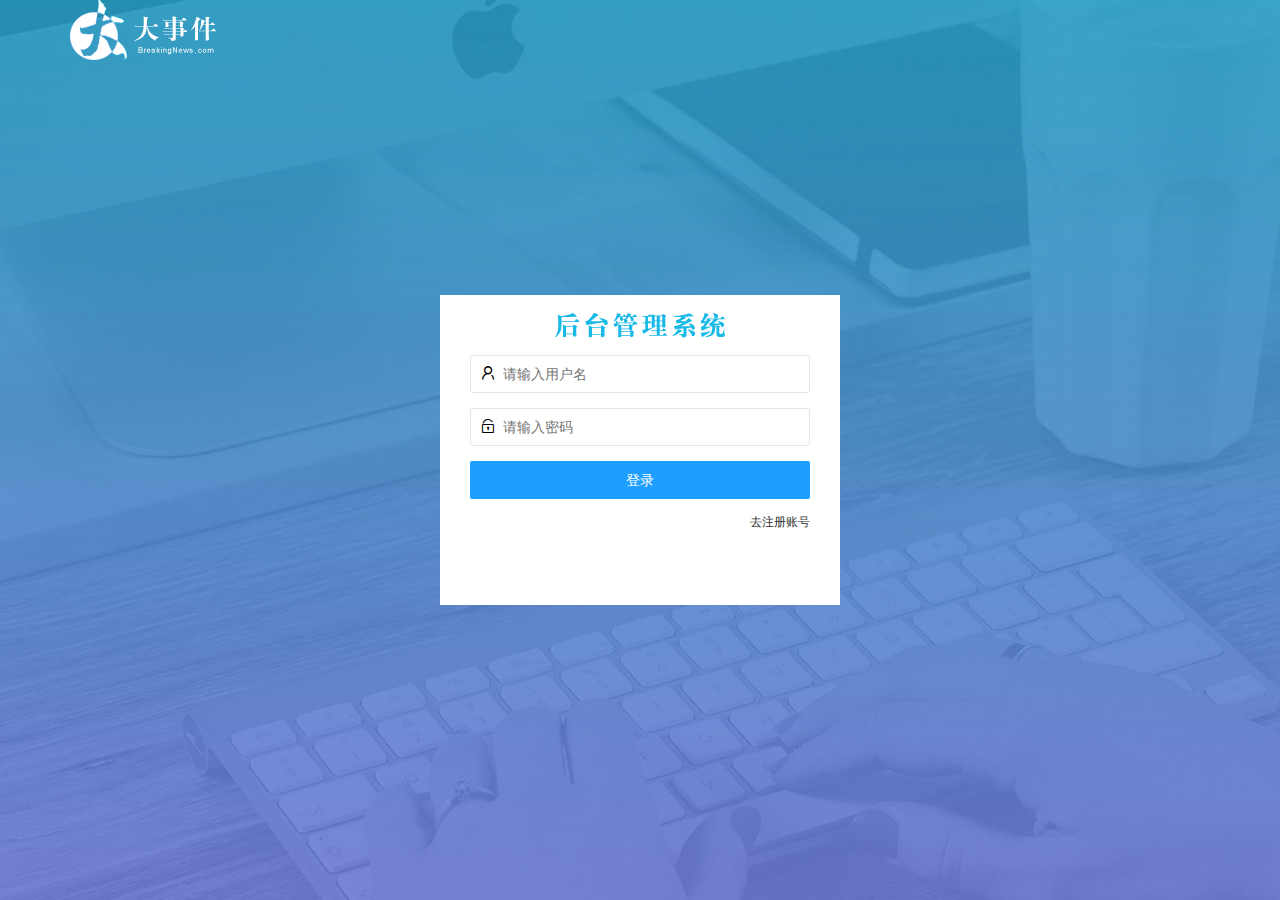
<file: login.html>
<!DOCTYPE html>
<html lang="en">

<head>
    <meta charset="UTF-8">
    <meta http-equiv="X-UA-Compatible" content="IE=edge">
    <meta name="viewport" content="width=device-width, initial-scale=1.0">
    <title>大事件-登录/注册</title>
    <link rel="stylesheet" href="./assets/lib/layui/css/layui.css">
    <link rel="stylesheet" href="./assets/css/login.css">

</head>

<body>
    <!-- 头部logo -->
    <div class="layui-main">
        <img src="./assets/images/logo.png" alt="">
    </div>
    <!-- 登录注册区域 -->
    <div class="loginAndRegBox">
        <div class="title-box"></div>

        <!-- 登录的div -->
        <div class="login-box">
            <!-- 登录的表单 -->
            <form class="layui-form" id="form_login">
                <!--用户名 -->
                <div class="layui-form-item">
                    <i class="layui-icon layui-icon-username"></i>
                    <input type="text" name="username" required lay-verify="required" placeholder="请输入用户名"
                        autocomplete="off" class="layui-input" />
                </div>
                <!-- 密码 -->
                <div class="layui-form-item">
                    <i class="layui-icon layui-icon-password"></i>
                    <input type="password" name="password" required lay-verify="required|pwd" placeholder="请输入密码"
                        autocomplete="off" class="layui-input" />
                </div>
                <!-- 登录按钮 -->
                <div class="layui-form-item">
                    <!--注意 表单 提交按钮 和普通按钮 的区别  就是lay-submit 属性 -->
                    <button class="layui-btn layui-btn-fluid layui-btn-normal" lay-submit>登录</button>
                </div>
                <div class="layui-form-item links">
                    <a href="javascript:;" id="link_reg">去注册账号</a>
                </div>
            </form>

        </div>
        <!-- 注册的div -->
        <div class="reg-box">
            <!-- 注册的表单 -->
            <form class="layui-form" id="form_reg">
                <!--用户名 -->
                <div class="layui-form-item">
                    <i class="layui-icon layui-icon-username"></i>
                    <input type="text" name="username" required lay-verify="required" placeholder="请输入用户名"
                        autocomplete="off" class="layui-input" />
                </div>
                <!-- 密码 -->
                <div class="layui-form-item">
                    <i class="layui-icon layui-icon-password"></i>
                    <input type="password" name="password" required lay-verify="required|pwd" placeholder="请输入密码"
                        autocomplete="off" class="layui-input" />
                </div>
                <!-- 密码确认框 -->
                <div class="layui-form-item">
                    <i class="layui-icon layui-icon-password"></i>
                    <input type="password" name="repassword" required lay-verify="required|pwd|repwd"
                        placeholder="再次确认密码" autocomplete="off" class="layui-input" />
                </div>
                <!-- 注册按钮 -->
                <div class="layui-form-item">
                    <!--注意 表单 提交按钮 和普通按钮 的区别  就是lay-submit 属性 -->
                    <button class="layui-btn layui-btn-fluid layui-btn-normal" lay-submit>注册</button>
                </div>
                <div class="layui-form-item links">
                    <a href="javascript:;" id="link_login">去登录</a>
                </div>
            </form>

        </div>
    </div>

    <!-- 导入layui的js文件 -->
    <script src="./assets/lib/layui/layui.all.js"></script>
    <!-- 导入jquery -->
    <script src="./assets/lib/jquery.js"></script>
    <!-- 导入自己封装的 baseAPI.js-->
    <script src="./assets/js/baseAPI.js"></script>
    <!-- 导入自己的js -->
    <script src="./assets/js/login.js"></script>

</body>

</html>
</file>
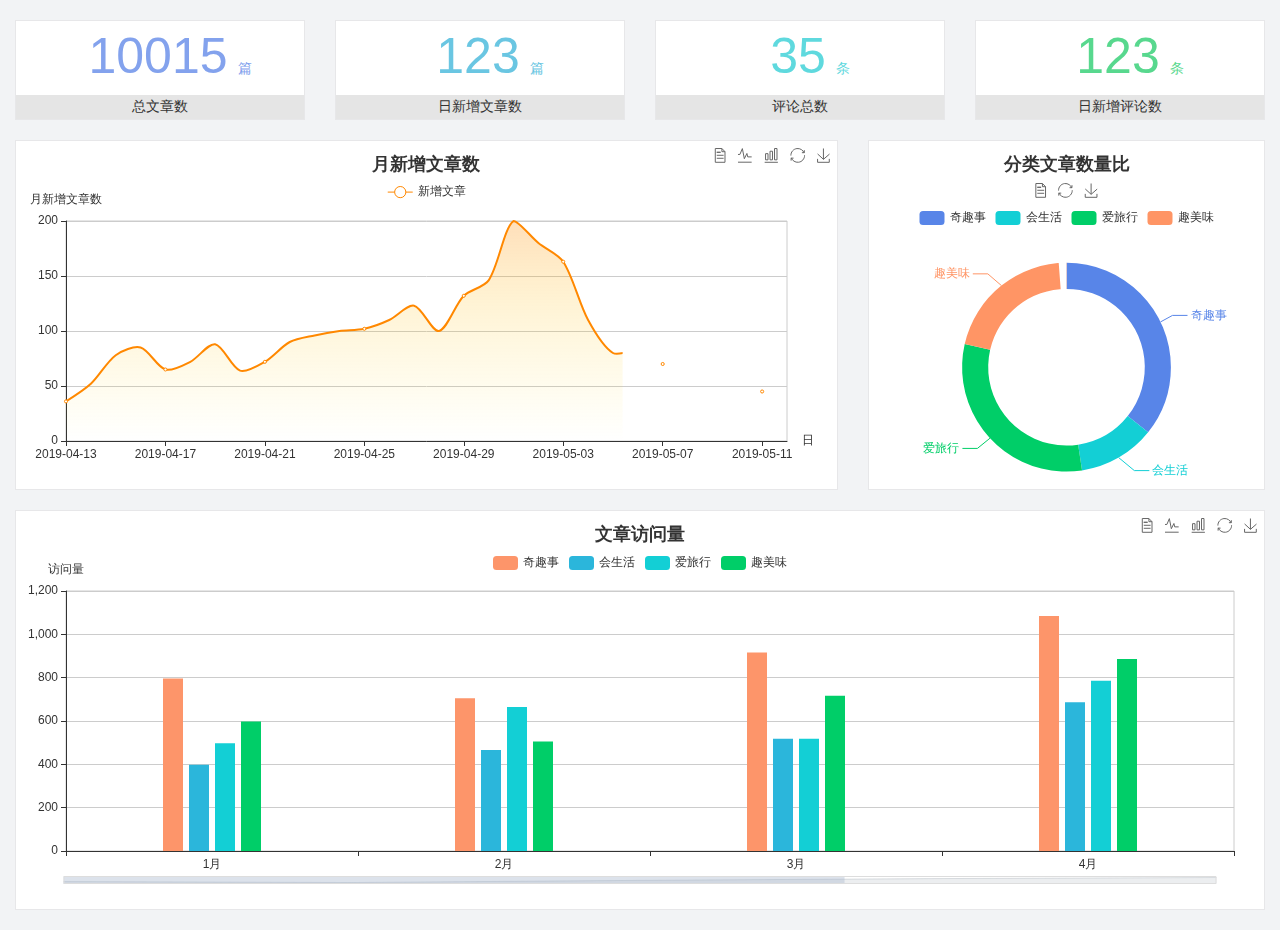
<file: home/dashboard.html>
<!DOCTYPE html>
<html lang="en">

<head>
  <meta charset="UTF-8">
  <meta name="viewport" content="width=device-width, initial-scale=1.0">
  <meta http-equiv="X-UA-Compatible" content="ie=edge">
  <title>图表统计</title>
  <link rel="stylesheet" href="../../assets/lib/bootstrap.css" />
  <link rel="stylesheet" href="../../assets/lib/main.css" />
  <script src="../../assets/lib/jquery.js"></script>
  <script type="text/javascript" src="../../assets/lib/echarts.min.js"></script>
</head>

<body>
  <div class="container-fluid">
    <div class="row spannel_list">
      <div class="col-sm-3 col-xs-6">
        <div class="spannel">
          <em>10015</em><span>篇</span>
          <b>总文章数</b>
        </div>
      </div>
      <div class="col-sm-3 col-xs-6">
        <div class="spannel scolor01">
          <em>123</em><span>篇</span>
          <b>日新增文章数</b>
        </div>
      </div>
      <div class="col-sm-3 col-xs-6">
        <div class="spannel scolor02">
          <em>35</em><span>条</span>
          <b>评论总数</b>
        </div>
      </div>
      <div class="col-sm-3 col-xs-6">
        <div class="spannel scolor03">
          <em>123</em><span>条</span>
          <b>日新增评论数</b>
        </div>
      </div>
    </div>
  </div>

  <div class="container-fluid">
    <div class="row curve-pie">
      <div class="col-lg-8 col-md-8">
        <div class="gragh_pannel" id="curve_show"></div>
      </div>
      <div class="col-lg-4 col-md-4">
        <div class="gragh_pannel" id="pie_show"></div>
      </div>
    </div>
  </div>

  <div class="container-fluid">
    <div class="column_pannel" id="column_show"></div>
  </div>

  <script>
    var oChart = echarts.init(document.getElementById('curve_show'));
    var aList_all = [
      { 'count': 36, 'date': '2019-04-13' },
      { 'count': 52, 'date': '2019-04-14' },
      { 'count': 78, 'date': '2019-04-15' },
      { 'count': 85, 'date': '2019-04-16' },
      { 'count': 65, 'date': '2019-04-17' },
      { 'count': 72, 'date': '2019-04-18' },
      { 'count': 88, 'date': '2019-04-19' },
      { 'count': 64, 'date': '2019-04-20' },
      { 'count': 72, 'date': '2019-04-21' },
      { 'count': 90, 'date': '2019-04-22' },
      { 'count': 96, 'date': '2019-04-23' },
      { 'count': 100, 'date': '2019-04-24' },
      { 'count': 102, 'date': '2019-04-25' },
      { 'count': 110, 'date': '2019-04-26' },
      { 'count': 123, 'date': '2019-04-27' },
      { 'count': 100, 'date': '2019-04-28' },
      { 'count': 132, 'date': '2019-04-29' },
      { 'count': 146, 'date': '2019-04-30' },
      { 'count': 200, 'date': '2019-05-01' },
      { 'count': 180, 'date': '2019-05-02' },
      { 'count': 163, 'date': '2019-05-03' },
      { 'count': 110, 'date': '2019-05-04' },
      { 'count': 80, 'date': '2019-05-05' },
      { 'count': 82, 'date': '2019-05-06' },
      { 'count': 70, 'date': '2019-05-07' },
      { 'count': 65, 'date': '2019-05-08' },
      { 'count': 54, 'date': '2019-05-09' },
      { 'count': 40, 'date': '2019-05-10' },
      { 'count': 45, 'date': '2019-05-11' },
      { 'count': 38, 'date': '2019-05-12' },
    ];

    let aCount = [];
    let aDate = [];

    for (var i = 0; i < aList_all.length; i++) {
      aCount.push(aList_all[i].count);
      aDate.push(aList_all[i].date);
    }

    var chartopt = {
      title: {
        text: '月新增文章数',
        left: 'center',
        top: '10'
      },
      tooltip: {
        trigger: 'axis'
      },
      legend: {
        data: ['新增文章'],
        top: '40'
      },
      toolbox: {
        show: true,
        feature: {
          mark: { show: true },
          dataView: { show: true, readOnly: false },
          magicType: { show: true, type: ['line', 'bar'] },
          restore: { show: true },
          saveAsImage: { show: true }
        }
      },
      calculable: true,
      xAxis: [
        {
          name: '日',
          type: 'category',
          boundaryGap: false,
          data: aDate
        }
      ],
      yAxis: [
        {
          name: '月新增文章数',
          type: 'value'
        }
      ],
      series: [
        {
          name: '新增文章',
          type: 'line',
          smooth: true,
          itemStyle: { normal: { areaStyle: { type: 'default' }, color: '#f80' }, lineStyle: { color: '#f80' } },
          data: aCount
        }],
      areaStyle: {
        normal: {
          color: new echarts.graphic.LinearGradient(0, 0, 0, 1, [{
            offset: 0,
            color: 'rgba(255,136,0,0.39)'
          }, {
            offset: .34,
            color: 'rgba(255,180,0,0.25)'
          }, {
            offset: 1,
            color: 'rgba(255,222,0,0.00)'
          }])

        }
      },
      grid: {
        show: true,
        x: 50,
        x2: 50,
        y: 80,
        height: 220
      }
    };

    oChart.setOption(chartopt);


    var oPie = echarts.init(document.getElementById('pie_show'));
    var oPieopt =
    {
      title: {
        top: 10,
        text: '分类文章数量比',
        x: 'center'
      },
      tooltip: {
        trigger: 'item',
        formatter: "{a} <br/>{b} : {c} ({d}%)"
      },
      color: ['#5885e8', '#13cfd5', '#00ce68', '#ff9565'],
      legend: {
        x: 'center',
        top: 65,
        data: ['奇趣事', '会生活', '爱旅行', '趣美味']
      },
      toolbox: {
        show: true,
        x: 'center',
        top: 35,
        feature: {
          mark: { show: true },
          dataView: { show: true, readOnly: false },
          magicType: {
            show: true,
            type: ['pie', 'funnel'],
            option: {
              funnel: {
                x: '25%',
                width: '50%',
                funnelAlign: 'left',
                max: 1548
              }
            }
          },
          restore: { show: true },
          saveAsImage: { show: true }
        }
      },
      calculable: true,
      series: [
        {
          name: '访问来源',
          type: 'pie',
          radius: ['45%', '60%'],
          center: ['50%', '65%'],
          data: [
            { value: 300, name: '奇趣事' },
            { value: 100, name: '会生活' },
            { value: 260, name: '爱旅行' },
            { value: 180, name: '趣美味' }
          ]
        }
      ]
    };
    oPie.setOption(oPieopt);



    var oColumn = this.echarts.init(document.getElementById('column_show'));
    var oColumnopt =
    {
      title: {
        text: '文章访问量',
        left: 'center',
        top: '10'
      },
      tooltip: {
        trigger: 'axis'
      },
      legend: {
        data: ['奇趣事', '会生活', '爱旅行', '趣美味'],
        top: '40'
      },
      toolbox: {
        show: true,
        feature: {
          mark: { show: true },
          dataView: { show: true, readOnly: false },
          magicType: { show: true, type: ['line', 'bar'] },
          restore: { show: true },
          saveAsImage: { show: true }
        }
      },
      calculable: true,
      xAxis: [
        {
          type: 'category',
          data: ['1月', '2月', '3月', '4月', '5月']
        }
      ],
      yAxis: [
        {
          name: '访问量',
          type: 'value'
        }
      ],
      series: [
        {
          name: '奇趣事',
          type: 'bar',
          barWidth: 20,
          itemStyle: {
            normal: { areaStyle: { type: 'default' }, color: '#fd956a' }
          },
          data: [800, 708, 920, 1090, 1200]
        },
        {
          name: '会生活',
          type: 'bar',
          barWidth: 20,
          itemStyle: {
            normal: { areaStyle: { type: 'default' }, color: '#2bb6db' }
          },
          data: [400, 468, 520, 690, 800]
        },
        {
          name: '爱旅行',
          type: 'bar',
          barWidth: 20,
          itemStyle: {
            normal: { areaStyle: { type: 'default' }, color: '#13cfd5' }
          },
          data: [500, 668, 520, 790, 900]
        },
        {
          name: '趣美味',
          type: 'bar',
          barWidth: 20,
          itemStyle: {
            normal: { areaStyle: { type: 'default' }, color: '#00ce68' }
          },
          data: [600, 508, 720, 890, 1000]
        }
      ],
      grid: {
        show: true,
        x: 50,
        x2: 30,
        y: 80,
        height: 260
      },
      dataZoom: [//给x轴设置滚动条
        {
          start: 0,//默认为0
          end: 100 - 1000 / 31,//默认为100
          type: 'slider',
          show: true,
          xAxisIndex: [0],
          handleSize: 0,//滑动条的 左右2个滑动条的大小
          height: 8,//组件高度
          left: 45, //左边的距离
          right: 50,//右边的距离
          bottom: 26,//右边的距离
          handleColor: '#ddd',//h滑动图标的颜色
          handleStyle: {
            borderColor: "#cacaca",
            borderWidth: "1",
            shadowBlur: 2,
            background: "#ddd",
            shadowColor: "#ddd",
          }
        }]
    };
    oColumn.setOption(oColumnopt);
  </script>
</body>

</html>
</file>
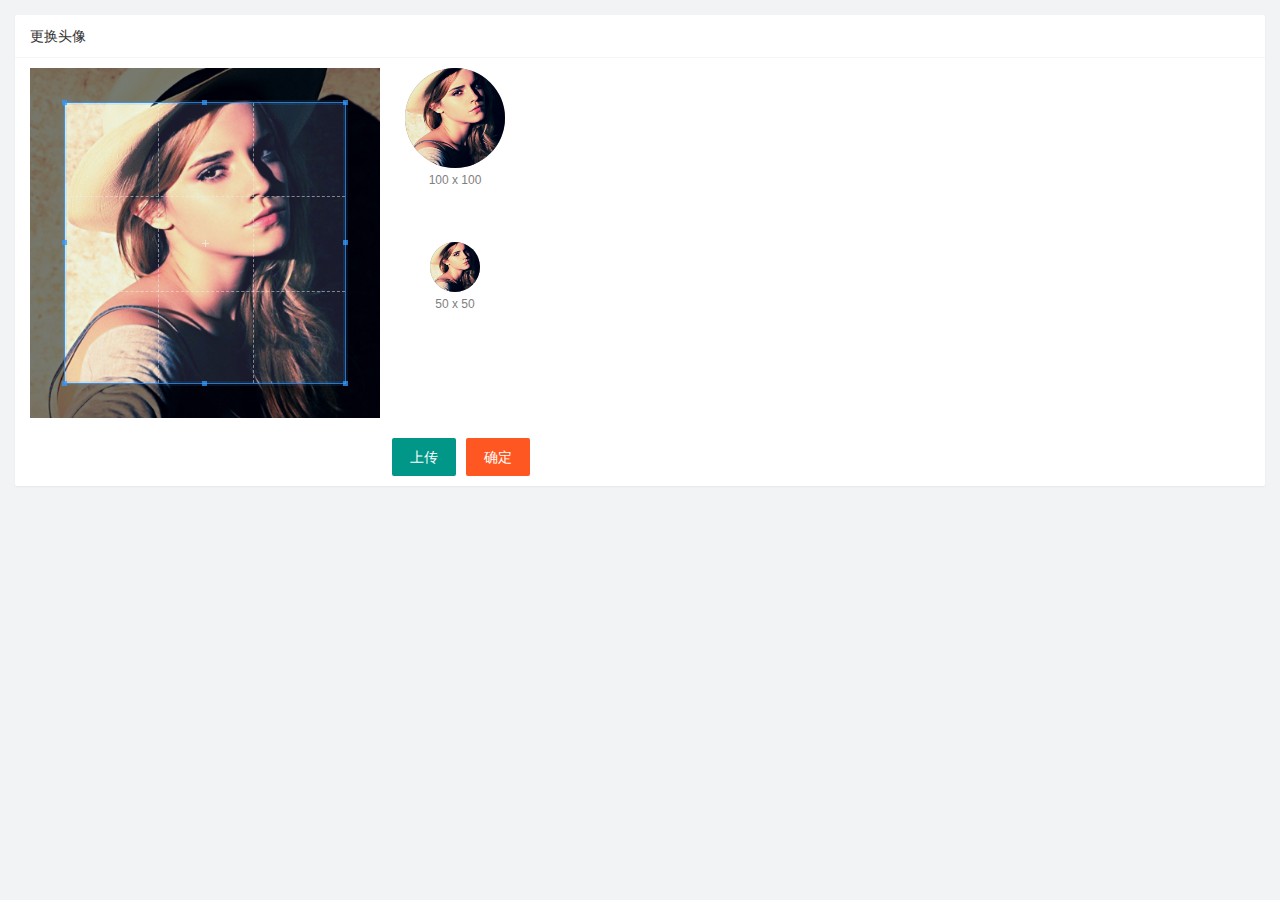
<file: user/user_avatar.html>
<!DOCTYPE html>
<html lang="en">

<head>
    <meta charset="UTF-8">
    <meta http-equiv="X-UA-Compatible" content="IE=edge">
    <meta name="viewport" content="width=device-width, initial-scale=1.0">
    <title>Document</title>
    <link rel="stylesheet" href="../assets/lib/layui/css/layui.css">
    <link rel="stylesheet" href="/assets/lib/cropper/cropper.css" />
    <link rel="stylesheet" href="../assets/css/user/user_avatar.css">
</head>

<body>
    <div class="layui-card">
        <div class="layui-card-header">更换头像</div>
        <div class="layui-card-body">
            <!-- 第一行的图片裁剪和预览区域 -->
            <div class="row1">
                <!-- 图片裁剪区域 -->
                <div class="cropper-box">
                    <!-- 这个 img 标签很重要，将来会把它初始化为裁剪区域 -->
                    <img id="image" src="/assets/images/sample.jpg" />
                </div>
                <!-- 图片的预览区域 -->
                <div class="preview-box">
                    <div>
                        <!-- 宽高为 100px 的预览区域 -->
                        <div class="img-preview w100"></div>
                        <p class="size">100 x 100</p>
                    </div>
                    <div>
                        <!-- 宽高为 50px 的预览区域 -->
                        <div class="img-preview w50"></div>
                        <p class="size">50 x 50</p>
                    </div>
                </div>
            </div>

            <!-- 第二行的按钮区域 -->
            <div class="row2">
                <!-- 通过accept属性 可以指定 允许用户选择什么类型的文件 -->
                <input type="file" id="file" accept="image/png,image/jpeg" />
                <button type="button" class="layui-btn" id="btnChooseImage">上传</button>
                <button type="button" class="layui-btn layui-btn-danger" id="btnUpload">确定</button>
            </div>
        </div>
    </div>
    <script src="../assets/lib/layui/layui.all.js"></script>
    <script src="/assets/lib/jquery.js"></script>
    <script src="../assets/js/baseAPI.js"></script>
    <script src="/assets/lib/cropper/Cropper.js"></script>
    <script src="/assets/lib/cropper/jquery-cropper.js"></script>
    <script src="../assets/js/user/user_avatar.js"></script>
</body>

</html>
</file>
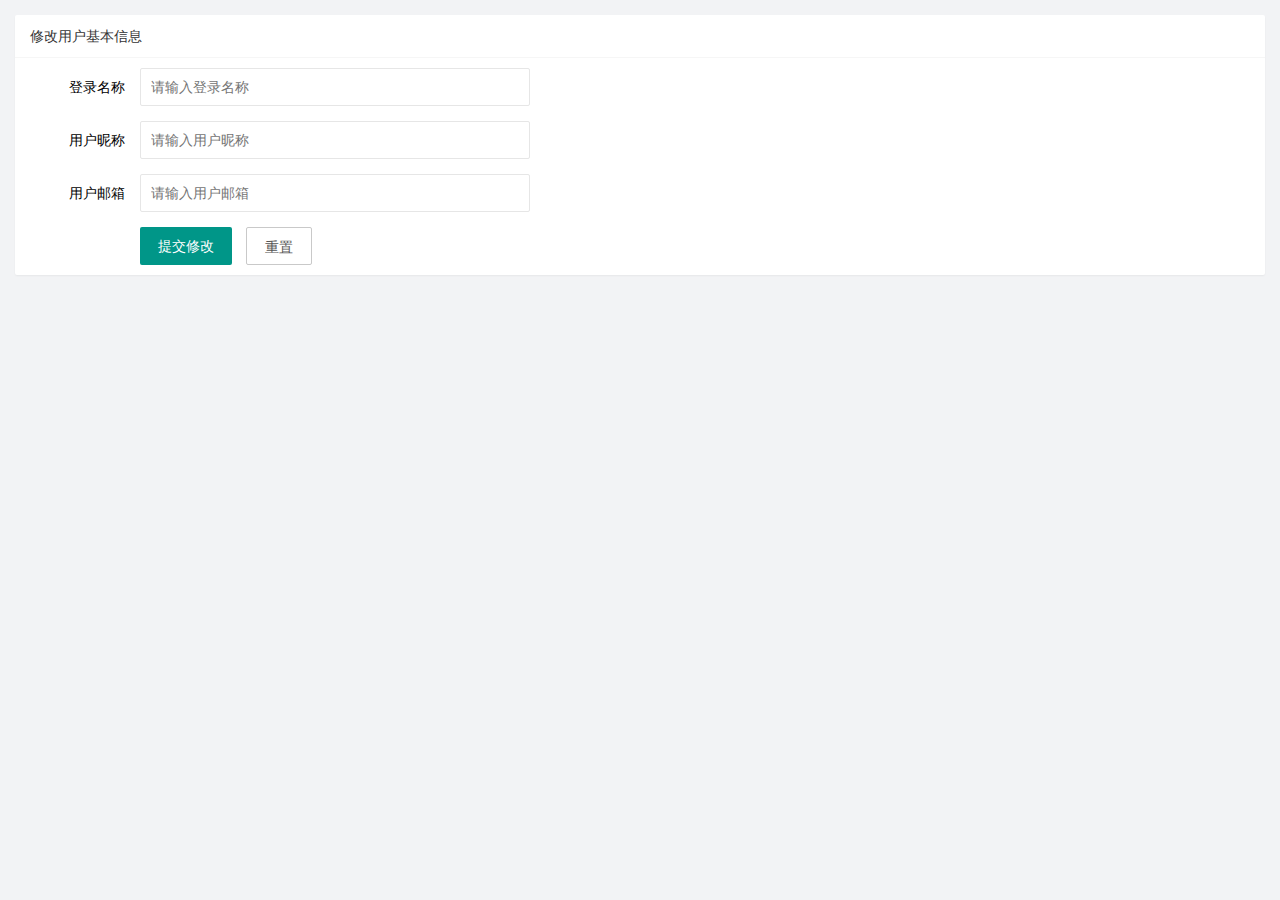
<file: user/user_info.html>
<!DOCTYPE html>
<html lang="en">

<head>
    <meta charset="UTF-8">
    <meta http-equiv="X-UA-Compatible" content="IE=edge">
    <meta name="viewport" content="width=device-width, initial-scale=1.0">
    <title>Document</title>
    <!-- 导入layui样式表 -->
    <link rel="stylesheet" href="../assets/lib/layui/css/layui.css">
    <!-- 导入自己的样式表 -->
    <link rel="stylesheet" href="../assets/css/user/user_info.css">
</head>

<body>
    <!-- 卡片区域 -->
    <div class="layui-card">
        <div class="layui-card-header">修改用户基本信息 </div>
        <div class="layui-card-body">
            <!-- 表单区域 -->
            <form class="layui-form" lay-filter="formUserInfo">
                <!-- 这是隐藏域 -->
                <input type="hidden" name="id" />
                <div class="layui-form-item">
                    <label class="layui-form-label">登录名称</label>
                    <div class="layui-input-block">
                        <input type="text" name="username" required lay-verify="required" placeholder="请输入登录名称"
                            autocomplete="off" class="layui-input" readonly />
                    </div>
                </div>

                <div class="layui-form-item">
                    <label class="layui-form-label">用户昵称</label>
                    <div class="layui-input-block">
                        <input type="text" name="nickname" required lay-verify="required|nickname" placeholder="请输入用户昵称"
                            autocomplete="off" class="layui-input" />
                    </div>
                </div>
                <div class="layui-form-item">
                    <label class="layui-form-label">用户邮箱</label>
                    <div class="layui-input-block">
                        <input type="text" name="email" required lay-verify="required|email" placeholder="请输入用户邮箱"
                            autocomplete="off" class="layui-input" />
                    </div>
                </div>
                <div class="layui-input-block">
                    <button class="layui-btn" lay-submit lay-filter="formDemo">提交修改</button>
                    <button type="reset" class="layui-btn layui-btn-primary" id="btnReset">重置</button>
                </div>

            </form>
        </div>
    </div>

    <!-- 导入layui的js -->
    <script src="../assets/lib/layui/layui.all.js"></script>
    <!-- 导入jquery -->
    <script src="../assets/lib/jquery.js"></script>
    <!-- 导入baseAPI.js -->
    <script src="../assets/js/baseAPI.js"></script>
    <!-- 导入自己的js -->
    <script src="../assets/js/user/user_info.js"></script>
</body>

</html>
</file>
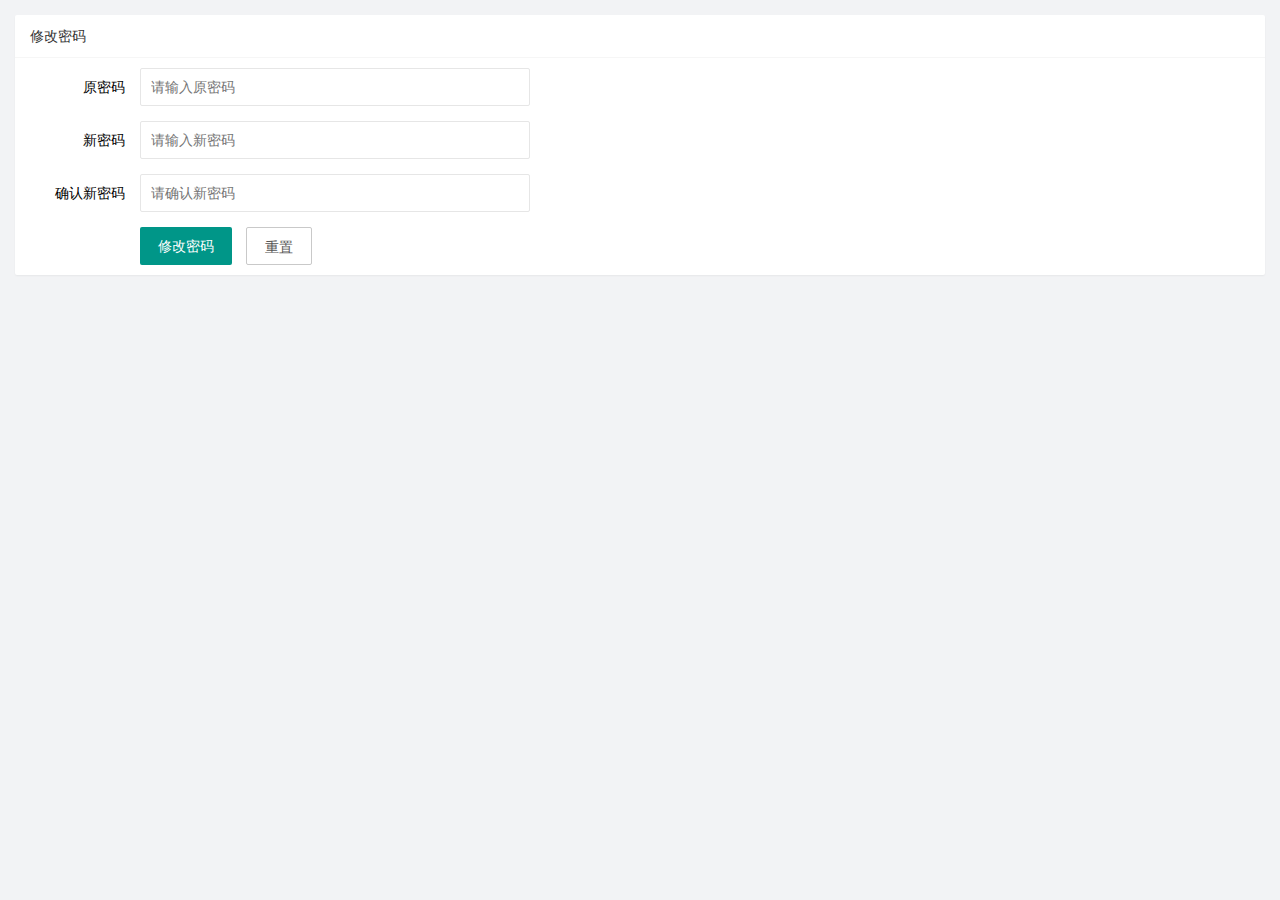
<file: user/user_pwd.html>
<!DOCTYPE html>
<html lang="en">

<head>
    <meta charset="UTF-8">
    <meta http-equiv="X-UA-Compatible" content="IE=edge">
    <meta name="viewport" content="width=device-width, initial-scale=1.0">
    <title>Document</title>
    <link rel="stylesheet" href="../assets/lib/layui/css/layui.css">
    <link rel="stylesheet" href="../assets/css/user/user_pwd.css">
</head>

<body>
    <!-- 面板区域 -->
    <div class="layui-card">
        <div class="layui-card-header">修改密码</div>
        <div class="layui-card-body">
            <!-- 表单区域 -->
            <form class="layui-form">
                <div class="layui-form-item">
                    <label class="layui-form-label">原密码</label>
                    <div class="layui-input-block">
                        <input type="password" name="oldPwd" required lay-verify="required|pwd" placeholder="请输入原密码"
                            autocomplete="off" class="layui-input">
                    </div>
                </div>
                <div class="layui-form-item">
                    <label class="layui-form-label">新密码</label>
                    <div class="layui-input-block">
                        <input type="password" name="newPwd" required lay-verify="required|pwd|samePwd"
                            placeholder="请输入新密码" autocomplete="off" class="layui-input">
                    </div>
                </div>
                <div class="layui-form-item">
                    <label class="layui-form-label">确认新密码</label>
                    <div class="layui-input-block">
                        <input type="password" name="rePwd" required lay-verify="required|pwd|rePwd"
                            placeholder="请确认新密码" autocomplete="off" class="layui-input">
                    </div>
                </div>
                <div class="layui-input-block">
                    <button class="layui-btn" lay-submit lay-filter="formDemo">修改密码</button>
                    <button type="reset" class="layui-btn layui-btn-primary">重置</button>
                </div>
            </form>
        </div>
    </div>

    <script src="../assets/lib/layui/layui.all.js"></script>
    <script src="../assets/lib/jquery.js"></script>
    <script src="../assets/js/baseAPI.js"></script>
    <script src="../assets/js/user/user_pwd.js"></script>
</body>

</html>
</file>
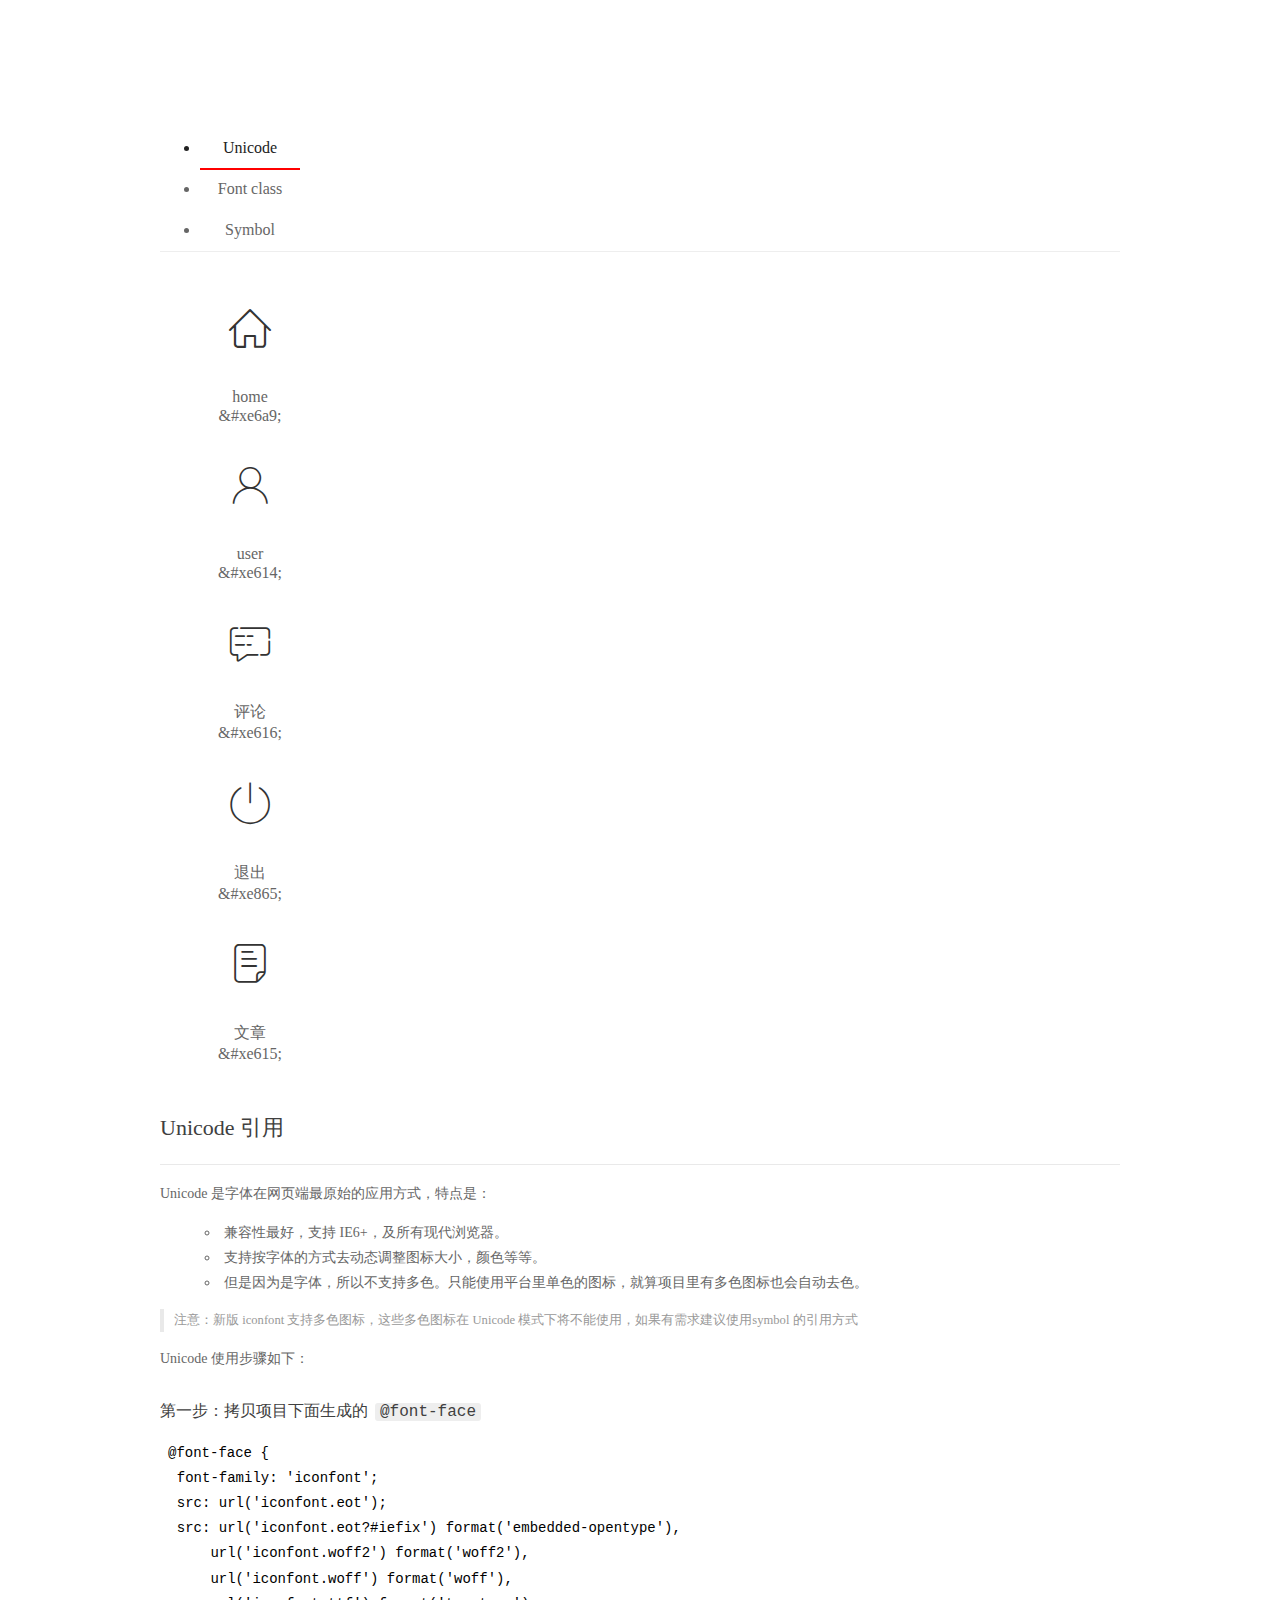
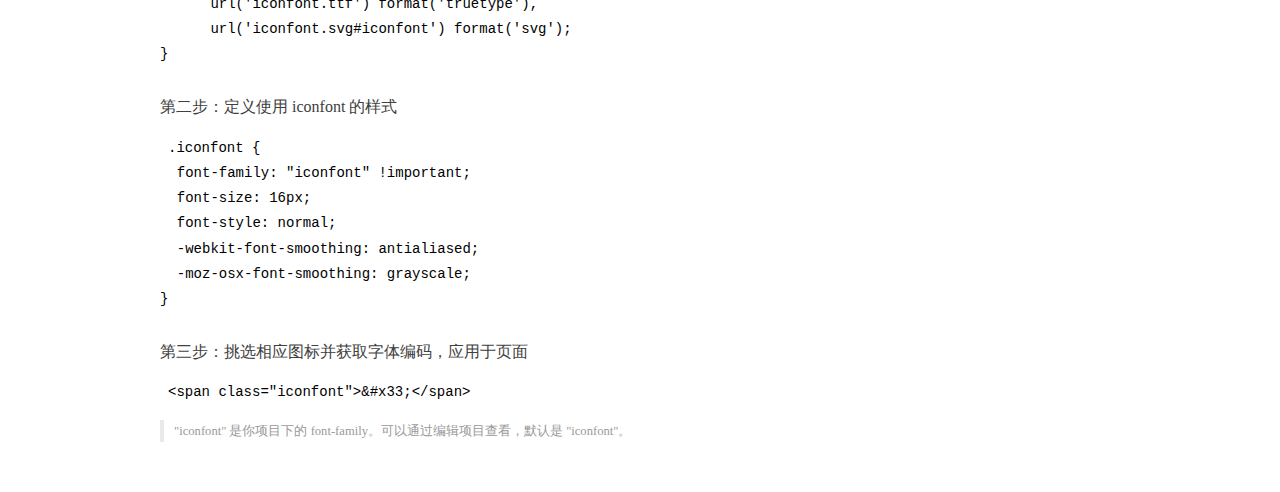
<file: assets/fonts/demo_index.html>
<!DOCTYPE html>
<html>
<head>
  <meta charset="utf-8"/>
  <title>IconFont Demo</title>
  <link rel="shortcut icon" href="https://gtms04.alicdn.com/tps/i4/TB1_oz6GVXXXXaFXpXXJDFnIXXX-64-64.ico" type="image/x-icon"/>
  <link rel="stylesheet" href="https://g.alicdn.com/thx/cube/1.3.2/cube.min.css">
  <link rel="stylesheet" href="demo.css">
  <link rel="stylesheet" href="iconfont.css">
  <script src="iconfont.js"></script>
  <!-- jQuery -->
  <script src="https://a1.alicdn.com/oss/uploads/2018/12/26/7bfddb60-08e8-11e9-9b04-53e73bb6408b.js"></script>
  <!-- 代码高亮 -->
  <script src="https://a1.alicdn.com/oss/uploads/2018/12/26/a3f714d0-08e6-11e9-8a15-ebf944d7534c.js"></script>
</head>
<body>
  <div class="main">
    <h1 class="logo"><a href="https://www.iconfont.cn/" title="iconfont 首页" target="_blank">&#xe86b;</a></h1>
    <div class="nav-tabs">
      <ul id="tabs" class="dib-box">
        <li class="dib active"><span>Unicode</span></li>
        <li class="dib"><span>Font class</span></li>
        <li class="dib"><span>Symbol</span></li>
      </ul>
      
    </div>
    <div class="tab-container">
      <div class="content unicode" style="display: block;">
          <ul class="icon_lists dib-box">
          
            <li class="dib">
              <span class="icon iconfont">&#xe6a9;</span>
                <div class="name">home</div>
                <div class="code-name">&amp;#xe6a9;</div>
              </li>
          
            <li class="dib">
              <span class="icon iconfont">&#xe614;</span>
                <div class="name">user</div>
                <div class="code-name">&amp;#xe614;</div>
              </li>
          
            <li class="dib">
              <span class="icon iconfont">&#xe616;</span>
                <div class="name">评论</div>
                <div class="code-name">&amp;#xe616;</div>
              </li>
          
            <li class="dib">
              <span class="icon iconfont">&#xe865;</span>
                <div class="name">退出</div>
                <div class="code-name">&amp;#xe865;</div>
              </li>
          
            <li class="dib">
              <span class="icon iconfont">&#xe615;</span>
                <div class="name">文章</div>
                <div class="code-name">&amp;#xe615;</div>
              </li>
          
          </ul>
          <div class="article markdown">
          <h2 id="unicode-">Unicode 引用</h2>
          <hr>

          <p>Unicode 是字体在网页端最原始的应用方式，特点是：</p>
          <ul>
            <li>兼容性最好，支持 IE6+，及所有现代浏览器。</li>
            <li>支持按字体的方式去动态调整图标大小，颜色等等。</li>
            <li>但是因为是字体，所以不支持多色。只能使用平台里单色的图标，就算项目里有多色图标也会自动去色。</li>
          </ul>
          <blockquote>
            <p>注意：新版 iconfont 支持多色图标，这些多色图标在 Unicode 模式下将不能使用，如果有需求建议使用symbol 的引用方式</p>
          </blockquote>
          <p>Unicode 使用步骤如下：</p>
          <h3 id="-font-face">第一步：拷贝项目下面生成的 <code>@font-face</code></h3>
<pre><code class="language-css"
>@font-face {
  font-family: 'iconfont';
  src: url('iconfont.eot');
  src: url('iconfont.eot?#iefix') format('embedded-opentype'),
      url('iconfont.woff2') format('woff2'),
      url('iconfont.woff') format('woff'),
      url('iconfont.ttf') format('truetype'),
      url('iconfont.svg#iconfont') format('svg');
}
</code></pre>
          <h3 id="-iconfont-">第二步：定义使用 iconfont 的样式</h3>
<pre><code class="language-css"
>.iconfont {
  font-family: "iconfont" !important;
  font-size: 16px;
  font-style: normal;
  -webkit-font-smoothing: antialiased;
  -moz-osx-font-smoothing: grayscale;
}
</code></pre>
          <h3 id="-">第三步：挑选相应图标并获取字体编码，应用于页面</h3>
<pre>
<code class="language-html"
>&lt;span class="iconfont"&gt;&amp;#x33;&lt;/span&gt;
</code></pre>
          <blockquote>
            <p>"iconfont" 是你项目下的 font-family。可以通过编辑项目查看，默认是 "iconfont"。</p>
          </blockquote>
          </div>
      </div>
      <div class="content font-class">
        <ul class="icon_lists dib-box">
          
          <li class="dib">
            <span class="icon iconfont icon-home"></span>
            <div class="name">
              home
            </div>
            <div class="code-name">.icon-home
            </div>
          </li>
          
          <li class="dib">
            <span class="icon iconfont icon-user"></span>
            <div class="name">
              user
            </div>
            <div class="code-name">.icon-user
            </div>
          </li>
          
          <li class="dib">
            <span class="icon iconfont icon-pinglun"></span>
            <div class="name">
              评论
            </div>
            <div class="code-name">.icon-pinglun
            </div>
          </li>
          
          <li class="dib">
            <span class="icon iconfont icon-tuichu"></span>
            <div class="name">
              退出
            </div>
            <div class="code-name">.icon-tuichu
            </div>
          </li>
          
          <li class="dib">
            <span class="icon iconfont icon-16"></span>
            <div class="name">
              文章
            </div>
            <div class="code-name">.icon-16
            </div>
          </li>
          
        </ul>
        <div class="article markdown">
        <h2 id="font-class-">font-class 引用</h2>
        <hr>

        <p>font-class 是 Unicode 使用方式的一种变种，主要是解决 Unicode 书写不直观，语意不明确的问题。</p>
        <p>与 Unicode 使用方式相比，具有如下特点：</p>
        <ul>
          <li>兼容性良好，支持 IE8+，及所有现代浏览器。</li>
          <li>相比于 Unicode 语意明确，书写更直观。可以很容易分辨这个 icon 是什么。</li>
          <li>因为使用 class 来定义图标，所以当要替换图标时，只需要修改 class 里面的 Unicode 引用。</li>
          <li>不过因为本质上还是使用的字体，所以多色图标还是不支持的。</li>
        </ul>
        <p>使用步骤如下：</p>
        <h3 id="-fontclass-">第一步：引入项目下面生成的 fontclass 代码：</h3>
<pre><code class="language-html">&lt;link rel="stylesheet" href="./iconfont.css"&gt;
</code></pre>
        <h3 id="-">第二步：挑选相应图标并获取类名，应用于页面：</h3>
<pre><code class="language-html">&lt;span class="iconfont icon-xxx"&gt;&lt;/span&gt;
</code></pre>
        <blockquote>
          <p>"
            iconfont" 是你项目下的 font-family。可以通过编辑项目查看，默认是 "iconfont"。</p>
        </blockquote>
      </div>
      </div>
      <div class="content symbol">
          <ul class="icon_lists dib-box">
          
            <li class="dib">
                <svg class="icon svg-icon" aria-hidden="true">
                  <use xlink:href="#icon-home"></use>
                </svg>
                <div class="name">home</div>
                <div class="code-name">#icon-home</div>
            </li>
          
            <li class="dib">
                <svg class="icon svg-icon" aria-hidden="true">
                  <use xlink:href="#icon-user"></use>
                </svg>
                <div class="name">user</div>
                <div class="code-name">#icon-user</div>
            </li>
          
            <li class="dib">
                <svg class="icon svg-icon" aria-hidden="true">
                  <use xlink:href="#icon-pinglun"></use>
                </svg>
                <div class="name">评论</div>
                <div class="code-name">#icon-pinglun</div>
            </li>
          
            <li class="dib">
                <svg class="icon svg-icon" aria-hidden="true">
                  <use xlink:href="#icon-tuichu"></use>
                </svg>
                <div class="name">退出</div>
                <div class="code-name">#icon-tuichu</div>
            </li>
          
            <li class="dib">
                <svg class="icon svg-icon" aria-hidden="true">
                  <use xlink:href="#icon-16"></use>
                </svg>
                <div class="name">文章</div>
                <div class="code-name">#icon-16</div>
            </li>
          
          </ul>
          <div class="article markdown">
          <h2 id="symbol-">Symbol 引用</h2>
          <hr>

          <p>这是一种全新的使用方式，应该说这才是未来的主流，也是平台目前推荐的用法。相关介绍可以参考这篇<a href="">文章</a>
            这种用法其实是做了一个 SVG 的集合，与另外两种相比具有如下特点：</p>
          <ul>
            <li>支持多色图标了，不再受单色限制。</li>
            <li>通过一些技巧，支持像字体那样，通过 <code>font-size</code>, <code>color</code> 来调整样式。</li>
            <li>兼容性较差，支持 IE9+，及现代浏览器。</li>
            <li>浏览器渲染 SVG 的性能一般，还不如 png。</li>
          </ul>
          <p>使用步骤如下：</p>
          <h3 id="-symbol-">第一步：引入项目下面生成的 symbol 代码：</h3>
<pre><code class="language-html">&lt;script src="./iconfont.js"&gt;&lt;/script&gt;
</code></pre>
          <h3 id="-css-">第二步：加入通用 CSS 代码（引入一次就行）：</h3>
<pre><code class="language-html">&lt;style&gt;
.icon {
  width: 1em;
  height: 1em;
  vertical-align: -0.15em;
  fill: currentColor;
  overflow: hidden;
}
&lt;/style&gt;
</code></pre>
          <h3 id="-">第三步：挑选相应图标并获取类名，应用于页面：</h3>
<pre><code class="language-html">&lt;svg class="icon" aria-hidden="true"&gt;
  &lt;use xlink:href="#icon-xxx"&gt;&lt;/use&gt;
&lt;/svg&gt;
</code></pre>
          </div>
      </div>

    </div>
  </div>
  <script>
  $(document).ready(function () {
      $('.tab-container .content:first').show()

      $('#tabs li').click(function (e) {
        var tabContent = $('.tab-container .content')
        var index = $(this).index()

        if ($(this).hasClass('active')) {
          return
        } else {
          $('#tabs li').removeClass('active')
          $(this).addClass('active')

          tabContent.hide().eq(index).fadeIn()
        }
      })
    })
  </script>
</body>
</html>
</file>
<file: assets/lib/layui/css/layui.css>
/** layui-v2.5.5 MIT License By https://www.layui.com */
 .layui-inline,img{display:inline-block;vertical-align:middle}h1,h2,h3,h4,h5,h6{font-weight:400}.layui-edge,.layui-header,.layui-inline,.layui-main{position:relative}.layui-body,.layui-edge,.layui-elip{overflow:hidden}.layui-btn,.layui-edge,.layui-inline,img{vertical-align:middle}.layui-btn,.layui-disabled,.layui-icon,.layui-unselect{-moz-user-select:none;-webkit-user-select:none;-ms-user-select:none}.layui-elip,.layui-form-checkbox span,.layui-form-pane .layui-form-label{text-overflow:ellipsis;white-space:nowrap}.layui-breadcrumb,.layui-tree-btnGroup{visibility:hidden}blockquote,body,button,dd,div,dl,dt,form,h1,h2,h3,h4,h5,h6,input,li,ol,p,pre,td,textarea,th,ul{margin:0;padding:0;-webkit-tap-highlight-color:rgba(0,0,0,0)}a:active,a:hover{outline:0}img{border:none}li{list-style:none}table{border-collapse:collapse;border-spacing:0}h4,h5,h6{font-size:100%}button,input,optgroup,option,select,textarea{font-family:inherit;font-size:inherit;font-style:inherit;font-weight:inherit;outline:0}pre{white-space:pre-wrap;white-space:-moz-pre-wrap;white-space:-pre-wrap;white-space:-o-pre-wrap;word-wrap:break-word}body{line-height:24px;font:14px Helvetica Neue,Helvetica,PingFang SC,Tahoma,Arial,sans-serif}hr{height:1px;margin:10px 0;border:0;clear:both}a{color:#333;text-decoration:none}a:hover{color:#777}a cite{font-style:normal;*cursor:pointer}.layui-border-box,.layui-border-box *{box-sizing:border-box}.layui-box,.layui-box *{box-sizing:content-box}.layui-clear{clear:both;*zoom:1}.layui-clear:after{content:'\20';clear:both;*zoom:1;display:block;height:0}.layui-inline{*display:inline;*zoom:1}.layui-edge{display:inline-block;width:0;height:0;border-width:6px;border-style:dashed;border-color:transparent}.layui-edge-top{top:-4px;border-bottom-color:#999;border-bottom-style:solid}.layui-edge-right{border-left-color:#999;border-left-style:solid}.layui-edge-bottom{top:2px;border-top-color:#999;border-top-style:solid}.layui-edge-left{border-right-color:#999;border-right-style:solid}.layui-disabled,.layui-disabled:hover{color:#d2d2d2!important;cursor:not-allowed!important}.layui-circle{border-radius:100%}.layui-show{display:block!important}.layui-hide{display:none!important}@font-face{font-family:layui-icon;src:url(../font/iconfont.eot?v=250);src:url(../font/iconfont.eot?v=250#iefix) format('embedded-opentype'),url(../font/iconfont.woff2?v=250) format('woff2'),url(../font/iconfont.woff?v=250) format('woff'),url(../font/iconfont.ttf?v=250) format('truetype'),url(../font/iconfont.svg?v=250#layui-icon) format('svg')}.layui-icon{font-family:layui-icon!important;font-size:16px;font-style:normal;-webkit-font-smoothing:antialiased;-moz-osx-font-smoothing:grayscale}.layui-icon-reply-fill:before{content:"\e611"}.layui-icon-set-fill:before{content:"\e614"}.layui-icon-menu-fill:before{content:"\e60f"}.layui-icon-search:before{content:"\e615"}.layui-icon-share:before{content:"\e641"}.layui-icon-set-sm:before{content:"\e620"}.layui-icon-engine:before{content:"\e628"}.layui-icon-close:before{content:"\1006"}.layui-icon-close-fill:before{content:"\1007"}.layui-icon-chart-screen:before{content:"\e629"}.layui-icon-star:before{content:"\e600"}.layui-icon-circle-dot:before{content:"\e617"}.layui-icon-chat:before{content:"\e606"}.layui-icon-release:before{content:"\e609"}.layui-icon-list:before{content:"\e60a"}.layui-icon-chart:before{content:"\e62c"}.layui-icon-ok-circle:before{content:"\1005"}.layui-icon-layim-theme:before{content:"\e61b"}.layui-icon-table:before{content:"\e62d"}.layui-icon-right:before{content:"\e602"}.layui-icon-left:before{content:"\e603"}.layui-icon-cart-simple:before{content:"\e698"}.layui-icon-face-cry:before{content:"\e69c"}.layui-icon-face-smile:before{content:"\e6af"}.layui-icon-survey:before{content:"\e6b2"}.layui-icon-tree:before{content:"\e62e"}.layui-icon-upload-circle:before{content:"\e62f"}.layui-icon-add-circle:before{content:"\e61f"}.layui-icon-download-circle:before{content:"\e601"}.layui-icon-templeate-1:before{content:"\e630"}.layui-icon-util:before{content:"\e631"}.layui-icon-face-surprised:before{content:"\e664"}.layui-icon-edit:before{content:"\e642"}.layui-icon-speaker:before{content:"\e645"}.layui-icon-down:before{content:"\e61a"}.layui-icon-file:before{content:"\e621"}.layui-icon-layouts:before{content:"\e632"}.layui-icon-rate-half:before{content:"\e6c9"}.layui-icon-add-circle-fine:before{content:"\e608"}.layui-icon-prev-circle:before{content:"\e633"}.layui-icon-read:before{content:"\e705"}.layui-icon-404:before{content:"\e61c"}.layui-icon-carousel:before{content:"\e634"}.layui-icon-help:before{content:"\e607"}.layui-icon-code-circle:before{content:"\e635"}.layui-icon-water:before{content:"\e636"}.layui-icon-username:before{content:"\e66f"}.layui-icon-find-fill:before{content:"\e670"}.layui-icon-about:before{content:"\e60b"}.layui-icon-location:before{content:"\e715"}.layui-icon-up:before{content:"\e619"}.layui-icon-pause:before{content:"\e651"}.layui-icon-date:before{content:"\e637"}.layui-icon-layim-uploadfile:before{content:"\e61d"}.layui-icon-delete:before{content:"\e640"}.layui-icon-play:before{content:"\e652"}.layui-icon-top:before{content:"\e604"}.layui-icon-friends:before{content:"\e612"}.layui-icon-refresh-3:before{content:"\e9aa"}.layui-icon-ok:before{content:"\e605"}.layui-icon-layer:before{content:"\e638"}.layui-icon-face-smile-fine:before{content:"\e60c"}.layui-icon-dollar:before{content:"\e659"}.layui-icon-group:before{content:"\e613"}.layui-icon-layim-download:before{content:"\e61e"}.layui-icon-picture-fine:before{content:"\e60d"}.layui-icon-link:before{content:"\e64c"}.layui-icon-diamond:before{content:"\e735"}.layui-icon-log:before{content:"\e60e"}.layui-icon-rate-solid:before{content:"\e67a"}.layui-icon-fonts-del:before{content:"\e64f"}.layui-icon-unlink:before{content:"\e64d"}.layui-icon-fonts-clear:before{content:"\e639"}.layui-icon-triangle-r:before{content:"\e623"}.layui-icon-circle:before{content:"\e63f"}.layui-icon-radio:before{content:"\e643"}.layui-icon-align-center:before{content:"\e647"}.layui-icon-align-right:before{content:"\e648"}.layui-icon-align-left:before{content:"\e649"}.layui-icon-loading-1:before{content:"\e63e"}.layui-icon-return:before{content:"\e65c"}.layui-icon-fonts-strong:before{content:"\e62b"}.layui-icon-upload:before{content:"\e67c"}.layui-icon-dialogue:before{content:"\e63a"}.layui-icon-video:before{content:"\e6ed"}.layui-icon-headset:before{content:"\e6fc"}.layui-icon-cellphone-fine:before{content:"\e63b"}.layui-icon-add-1:before{content:"\e654"}.layui-icon-face-smile-b:before{content:"\e650"}.layui-icon-fonts-html:before{content:"\e64b"}.layui-icon-form:before{content:"\e63c"}.layui-icon-cart:before{content:"\e657"}.layui-icon-camera-fill:before{content:"\e65d"}.layui-icon-tabs:before{content:"\e62a"}.layui-icon-fonts-code:before{content:"\e64e"}.layui-icon-fire:before{content:"\e756"}.layui-icon-set:before{content:"\e716"}.layui-icon-fonts-u:before{content:"\e646"}.layui-icon-triangle-d:before{content:"\e625"}.layui-icon-tips:before{content:"\e702"}.layui-icon-picture:before{content:"\e64a"}.layui-icon-more-vertical:before{content:"\e671"}.layui-icon-flag:before{content:"\e66c"}.layui-icon-loading:before{content:"\e63d"}.layui-icon-fonts-i:before{content:"\e644"}.layui-icon-refresh-1:before{content:"\e666"}.layui-icon-rmb:before{content:"\e65e"}.layui-icon-home:before{content:"\e68e"}.layui-icon-user:before{content:"\e770"}.layui-icon-notice:before{content:"\e667"}.layui-icon-login-weibo:before{content:"\e675"}.layui-icon-voice:before{content:"\e688"}.layui-icon-upload-drag:before{content:"\e681"}.layui-icon-login-qq:before{content:"\e676"}.layui-icon-snowflake:before{content:"\e6b1"}.layui-icon-file-b:before{content:"\e655"}.layui-icon-template:before{content:"\e663"}.layui-icon-auz:before{content:"\e672"}.layui-icon-console:before{content:"\e665"}.layui-icon-app:before{content:"\e653"}.layui-icon-prev:before{content:"\e65a"}.layui-icon-website:before{content:"\e7ae"}.layui-icon-next:before{content:"\e65b"}.layui-icon-component:before{content:"\e857"}.layui-icon-more:before{content:"\e65f"}.layui-icon-login-wechat:before{content:"\e677"}.layui-icon-shrink-right:before{content:"\e668"}.layui-icon-spread-left:before{content:"\e66b"}.layui-icon-camera:before{content:"\e660"}.layui-icon-note:before{content:"\e66e"}.layui-icon-refresh:before{content:"\e669"}.layui-icon-female:before{content:"\e661"}.layui-icon-male:before{content:"\e662"}.layui-icon-password:before{content:"\e673"}.layui-icon-senior:before{content:"\e674"}.layui-icon-theme:before{content:"\e66a"}.layui-icon-tread:before{content:"\e6c5"}.layui-icon-praise:before{content:"\e6c6"}.layui-icon-star-fill:before{content:"\e658"}.layui-icon-rate:before{content:"\e67b"}.layui-icon-template-1:before{content:"\e656"}.layui-icon-vercode:before{content:"\e679"}.layui-icon-cellphone:before{content:"\e678"}.layui-icon-screen-full:before{content:"\e622"}.layui-icon-screen-restore:before{content:"\e758"}.layui-icon-cols:before{content:"\e610"}.layui-icon-export:before{content:"\e67d"}.layui-icon-print:before{content:"\e66d"}.layui-icon-slider:before{content:"\e714"}.layui-icon-addition:before{content:"\e624"}.layui-icon-subtraction:before{content:"\e67e"}.layui-icon-service:before{content:"\e626"}.layui-icon-transfer:before{content:"\e691"}.layui-main{width:1140px;margin:0 auto}.layui-header{z-index:1000;height:60px}.layui-header a:hover{transition:all .5s;-webkit-transition:all .5s}.layui-side{position:fixed;left:0;top:0;bottom:0;z-index:999;width:200px;overflow-x:hidden}.layui-side-scroll{position:relative;width:220px;height:100%;overflow-x:hidden}.layui-body{position:absolute;left:200px;right:0;top:0;bottom:0;z-index:998;width:auto;overflow-y:auto;box-sizing:border-box}.layui-layout-body{overflow:hidden}.layui-layout-admin .layui-header{background-color:#23262E}.layui-layout-admin .layui-side{top:60px;width:200px;overflow-x:hidden}.layui-layout-admin .layui-body{position:fixed;top:60px;bottom:44px}.layui-layout-admin .layui-main{width:auto;margin:0 15px}.layui-layout-admin .layui-footer{position:fixed;left:200px;right:0;bottom:0;height:44px;line-height:44px;padding:0 15px;background-color:#eee}.layui-layout-admin .layui-logo{position:absolute;left:0;top:0;width:200px;height:100%;line-height:60px;text-align:center;color:#009688;font-size:16px}.layui-layout-admin .layui-header .layui-nav{background:0 0}.layui-layout-left{position:absolute!important;left:200px;top:0}.layui-layout-right{position:absolute!important;right:0;top:0}.layui-container{position:relative;margin:0 auto;padding:0 15px;box-sizing:border-box}.layui-fluid{position:relative;margin:0 auto;padding:0 15px}.layui-row:after,.layui-row:before{content:'';display:block;clear:both}.layui-col-lg1,.layui-col-lg10,.layui-col-lg11,.layui-col-lg12,.layui-col-lg2,.layui-col-lg3,.layui-col-lg4,.layui-col-lg5,.layui-col-lg6,.layui-col-lg7,.layui-col-lg8,.layui-col-lg9,.layui-col-md1,.layui-col-md10,.layui-col-md11,.layui-col-md12,.layui-col-md2,.layui-col-md3,.layui-col-md4,.layui-col-md5,.layui-col-md6,.layui-col-md7,.layui-col-md8,.layui-col-md9,.layui-col-sm1,.layui-col-sm10,.layui-col-sm11,.layui-col-sm12,.layui-col-sm2,.layui-col-sm3,.layui-col-sm4,.layui-col-sm5,.layui-col-sm6,.layui-col-sm7,.layui-col-sm8,.layui-col-sm9,.layui-col-xs1,.layui-col-xs10,.layui-col-xs11,.layui-col-xs12,.layui-col-xs2,.layui-col-xs3,.layui-col-xs4,.layui-col-xs5,.layui-col-xs6,.layui-col-xs7,.layui-col-xs8,.layui-col-xs9{position:relative;display:block;box-sizing:border-box}.layui-col-xs1,.layui-col-xs10,.layui-col-xs11,.layui-col-xs12,.layui-col-xs2,.layui-col-xs3,.layui-col-xs4,.layui-col-xs5,.layui-col-xs6,.layui-col-xs7,.layui-col-xs8,.layui-col-xs9{float:left}.layui-col-xs1{width:8.33333333%}.layui-col-xs2{width:16.66666667%}.layui-col-xs3{width:25%}.layui-col-xs4{width:33.33333333%}.layui-col-xs5{width:41.66666667%}.layui-col-xs6{width:50%}.layui-col-xs7{width:58.33333333%}.layui-col-xs8{width:66.66666667%}.layui-col-xs9{width:75%}.layui-col-xs10{width:83.33333333%}.layui-col-xs11{width:91.66666667%}.layui-col-xs12{width:100%}.layui-col-xs-offset1{margin-left:8.33333333%}.layui-col-xs-offset2{margin-left:16.66666667%}.layui-col-xs-offset3{margin-left:25%}.layui-col-xs-offset4{margin-left:33.33333333%}.layui-col-xs-offset5{margin-left:41.66666667%}.layui-col-xs-offset6{margin-left:50%}.layui-col-xs-offset7{margin-left:58.33333333%}.layui-col-xs-offset8{margin-left:66.66666667%}.layui-col-xs-offset9{margin-left:75%}.layui-col-xs-offset10{margin-left:83.33333333%}.layui-col-xs-offset11{margin-left:91.66666667%}.layui-col-xs-offset12{margin-left:100%}@media screen and (max-width:768px){.layui-hide-xs{display:none!important}.layui-show-xs-block{display:block!important}.layui-show-xs-inline{display:inline!important}.layui-show-xs-inline-block{display:inline-block!important}}@media screen and (min-width:768px){.layui-container{width:750px}.layui-hide-sm{display:none!important}.layui-show-sm-block{display:block!important}.layui-show-sm-inline{display:inline!important}.layui-show-sm-inline-block{display:inline-block!important}.layui-col-sm1,.layui-col-sm10,.layui-col-sm11,.layui-col-sm12,.layui-col-sm2,.layui-col-sm3,.layui-col-sm4,.layui-col-sm5,.layui-col-sm6,.layui-col-sm7,.layui-col-sm8,.layui-col-sm9{float:left}.layui-col-sm1{width:8.33333333%}.layui-col-sm2{width:16.66666667%}.layui-col-sm3{width:25%}.layui-col-sm4{width:33.33333333%}.layui-col-sm5{width:41.66666667%}.layui-col-sm6{width:50%}.layui-col-sm7{width:58.33333333%}.layui-col-sm8{width:66.66666667%}.layui-col-sm9{width:75%}.layui-col-sm10{width:83.33333333%}.layui-col-sm11{width:91.66666667%}.layui-col-sm12{width:100%}.layui-col-sm-offset1{margin-left:8.33333333%}.layui-col-sm-offset2{margin-left:16.66666667%}.layui-col-sm-offset3{margin-left:25%}.layui-col-sm-offset4{margin-left:33.33333333%}.layui-col-sm-offset5{margin-left:41.66666667%}.layui-col-sm-offset6{margin-left:50%}.layui-col-sm-offset7{margin-left:58.33333333%}.layui-col-sm-offset8{margin-left:66.66666667%}.layui-col-sm-offset9{margin-left:75%}.layui-col-sm-offset10{margin-left:83.33333333%}.layui-col-sm-offset11{margin-left:91.66666667%}.layui-col-sm-offset12{margin-left:100%}}@media screen and (min-width:992px){.layui-container{width:970px}.layui-hide-md{display:none!important}.layui-show-md-block{display:block!important}.layui-show-md-inline{display:inline!important}.layui-show-md-inline-block{display:inline-block!important}.layui-col-md1,.layui-col-md10,.layui-col-md11,.layui-col-md12,.layui-col-md2,.layui-col-md3,.layui-col-md4,.layui-col-md5,.layui-col-md6,.layui-col-md7,.layui-col-md8,.layui-col-md9{float:left}.layui-col-md1{width:8.33333333%}.layui-col-md2{width:16.66666667%}.layui-col-md3{width:25%}.layui-col-md4{width:33.33333333%}.layui-col-md5{width:41.66666667%}.layui-col-md6{width:50%}.layui-col-md7{width:58.33333333%}.layui-col-md8{width:66.66666667%}.layui-col-md9{width:75%}.layui-col-md10{width:83.33333333%}.layui-col-md11{width:91.66666667%}.layui-col-md12{width:100%}.layui-col-md-offset1{margin-left:8.33333333%}.layui-col-md-offset2{margin-left:16.66666667%}.layui-col-md-offset3{margin-left:25%}.layui-col-md-offset4{margin-left:33.33333333%}.layui-col-md-offset5{margin-left:41.66666667%}.layui-col-md-offset6{margin-left:50%}.layui-col-md-offset7{margin-left:58.33333333%}.layui-col-md-offset8{margin-left:66.66666667%}.layui-col-md-offset9{margin-left:75%}.layui-col-md-offset10{margin-left:83.33333333%}.layui-col-md-offset11{margin-left:91.66666667%}.layui-col-md-offset12{margin-left:100%}}@media screen and (min-width:1200px){.layui-container{width:1170px}.layui-hide-lg{display:none!important}.layui-show-lg-block{display:block!important}.layui-show-lg-inline{display:inline!important}.layui-show-lg-inline-block{display:inline-block!important}.layui-col-lg1,.layui-col-lg10,.layui-col-lg11,.layui-col-lg12,.layui-col-lg2,.layui-col-lg3,.layui-col-lg4,.layui-col-lg5,.layui-col-lg6,.layui-col-lg7,.layui-col-lg8,.layui-col-lg9{float:left}.layui-col-lg1{width:8.33333333%}.layui-col-lg2{width:16.66666667%}.layui-col-lg3{width:25%}.layui-col-lg4{width:33.33333333%}.layui-col-lg5{width:41.66666667%}.layui-col-lg6{width:50%}.layui-col-lg7{width:58.33333333%}.layui-col-lg8{width:66.66666667%}.layui-col-lg9{width:75%}.layui-col-lg10{width:83.33333333%}.layui-col-lg11{width:91.66666667%}.layui-col-lg12{width:100%}.layui-col-lg-offset1{margin-left:8.33333333%}.layui-col-lg-offset2{margin-left:16.66666667%}.layui-col-lg-offset3{margin-left:25%}.layui-col-lg-offset4{margin-left:33.33333333%}.layui-col-lg-offset5{margin-left:41.66666667%}.layui-col-lg-offset6{margin-left:50%}.layui-col-lg-offset7{margin-left:58.33333333%}.layui-col-lg-offset8{margin-left:66.66666667%}.layui-col-lg-offset9{margin-left:75%}.layui-col-lg-offset10{margin-left:83.33333333%}.layui-col-lg-offset11{margin-left:91.66666667%}.layui-col-lg-offset12{margin-left:100%}}.layui-col-space1{margin:-.5px}.layui-col-space1>*{padding:.5px}.layui-col-space3{margin:-1.5px}.layui-col-space3>*{padding:1.5px}.layui-col-space5{margin:-2.5px}.layui-col-space5>*{padding:2.5px}.layui-col-space8{margin:-3.5px}.layui-col-space8>*{padding:3.5px}.layui-col-space10{margin:-5px}.layui-col-space10>*{padding:5px}.layui-col-space12{margin:-6px}.layui-col-space12>*{padding:6px}.layui-col-space15{margin:-7.5px}.layui-col-space15>*{padding:7.5px}.layui-col-space18{margin:-9px}.layui-col-space18>*{padding:9px}.layui-col-space20{margin:-10px}.layui-col-space20>*{padding:10px}.layui-col-space22{margin:-11px}.layui-col-space22>*{padding:11px}.layui-col-space25{margin:-12.5px}.layui-col-space25>*{padding:12.5px}.layui-col-space30{margin:-15px}.layui-col-space30>*{padding:15px}.layui-btn,.layui-input,.layui-select,.layui-textarea,.layui-upload-button{outline:0;-webkit-appearance:none;transition:all .3s;-webkit-transition:all .3s;box-sizing:border-box}.layui-elem-quote{margin-bottom:10px;padding:15px;line-height:22px;border-left:5px solid #009688;border-radius:0 2px 2px 0;background-color:#f2f2f2}.layui-quote-nm{border-style:solid;border-width:1px 1px 1px 5px;background:0 0}.layui-elem-field{margin-bottom:10px;padding:0;border-width:1px;border-style:solid}.layui-elem-field legend{margin-left:20px;padding:0 10px;font-size:20px;font-weight:300}.layui-field-title{margin:10px 0 20px;border-width:1px 0 0}.layui-field-box{padding:10px 15px}.layui-field-title .layui-field-box{padding:10px 0}.layui-progress{position:relative;height:6px;border-radius:20px;background-color:#e2e2e2}.layui-progress-bar{position:absolute;left:0;top:0;width:0;max-width:100%;height:6px;border-radius:20px;text-align:right;background-color:#5FB878;transition:all .3s;-webkit-transition:all .3s}.layui-progress-big,.layui-progress-big .layui-progress-bar{height:18px;line-height:18px}.layui-progress-text{position:relative;top:-20px;line-height:18px;font-size:12px;color:#666}.layui-progress-big .layui-progress-text{position:static;padding:0 10px;color:#fff}.layui-collapse{border-width:1px;border-style:solid;border-radius:2px}.layui-colla-content,.layui-colla-item{border-top-width:1px;border-top-style:solid}.layui-colla-item:first-child{border-top:none}.layui-colla-title{position:relative;height:42px;line-height:42px;padding:0 15px 0 35px;color:#333;background-color:#f2f2f2;cursor:pointer;font-size:14px;overflow:hidden}.layui-colla-content{display:none;padding:10px 15px;line-height:22px;color:#666}.layui-colla-icon{position:absolute;left:15px;top:0;font-size:14px}.layui-card{margin-bottom:15px;border-radius:2px;background-color:#fff;box-shadow:0 1px 2px 0 rgba(0,0,0,.05)}.layui-card:last-child{margin-bottom:0}.layui-card-header{position:relative;height:42px;line-height:42px;padding:0 15px;border-bottom:1px solid #f6f6f6;color:#333;border-radius:2px 2px 0 0;font-size:14px}.layui-bg-black,.layui-bg-blue,.layui-bg-cyan,.layui-bg-green,.layui-bg-orange,.layui-bg-red{color:#fff!important}.layui-card-body{position:relative;padding:10px 15px;line-height:24px}.layui-card-body[pad15]{padding:15px}.layui-card-body[pad20]{padding:20px}.layui-card-body .layui-table{margin:5px 0}.layui-card .layui-tab{margin:0}.layui-panel-window{position:relative;padding:15px;border-radius:0;border-top:5px solid #E6E6E6;background-color:#fff}.layui-auxiliar-moving{position:fixed;left:0;right:0;top:0;bottom:0;width:100%;height:100%;background:0 0;z-index:9999999999}.layui-form-label,.layui-form-mid,.layui-form-select,.layui-input-block,.layui-input-inline,.layui-textarea{position:relative}.layui-bg-red{background-color:#FF5722!important}.layui-bg-orange{background-color:#FFB800!important}.layui-bg-green{background-color:#009688!important}.layui-bg-cyan{background-color:#2F4056!important}.layui-bg-blue{background-color:#1E9FFF!important}.layui-bg-black{background-color:#393D49!important}.layui-bg-gray{background-color:#eee!important;color:#666!important}.layui-badge-rim,.layui-colla-content,.layui-colla-item,.layui-collapse,.layui-elem-field,.layui-form-pane .layui-form-item[pane],.layui-form-pane .layui-form-label,.layui-input,.layui-layedit,.layui-layedit-tool,.layui-quote-nm,.layui-select,.layui-tab-bar,.layui-tab-card,.layui-tab-title,.layui-tab-title .layui-this:after,.layui-textarea{border-color:#e6e6e6}.layui-timeline-item:before,hr{background-color:#e6e6e6}.layui-text{line-height:22px;font-size:14px;color:#666}.layui-text h1,.layui-text h2,.layui-text h3{font-weight:500;color:#333}.layui-text h1{font-size:30px}.layui-text h2{font-size:24px}.layui-text h3{font-size:18px}.layui-text a:not(.layui-btn){color:#01AAED}.layui-text a:not(.layui-btn):hover{text-decoration:underline}.layui-text ul{padding:5px 0 5px 15px}.layui-text ul li{margin-top:5px;list-style-type:disc}.layui-text em,.layui-word-aux{color:#999!important;padding:0 5px!important}.layui-btn{display:inline-block;height:38px;line-height:38px;padding:0 18px;background-color:#009688;color:#fff;white-space:nowrap;text-align:center;font-size:14px;border:none;border-radius:2px;cursor:pointer}.layui-btn:hover{opacity:.8;filter:alpha(opacity=80);color:#fff}.layui-btn:active{opacity:1;filter:alpha(opacity=100)}.layui-btn+.layui-btn{margin-left:10px}.layui-btn-container{font-size:0}.layui-btn-container .layui-btn{margin-right:10px;margin-bottom:10px}.layui-btn-container .layui-btn+.layui-btn{margin-left:0}.layui-table .layui-btn-container .layui-btn{margin-bottom:9px}.layui-btn-radius{border-radius:100px}.layui-btn .layui-icon{margin-right:3px;font-size:18px;vertical-align:bottom;vertical-align:middle\9}.layui-btn-primary{border:1px solid #C9C9C9;background-color:#fff;color:#555}.layui-btn-primary:hover{border-color:#009688;color:#333}.layui-btn-normal{background-color:#1E9FFF}.layui-btn-warm{background-color:#FFB800}.layui-btn-danger{background-color:#FF5722}.layui-btn-checked{background-color:#5FB878}.layui-btn-disabled,.layui-btn-disabled:active,.layui-btn-disabled:hover{border:1px solid #e6e6e6;background-color:#FBFBFB;color:#C9C9C9;cursor:not-allowed;opacity:1}.layui-btn-lg{height:44px;line-height:44px;padding:0 25px;font-size:16px}.layui-btn-sm{height:30px;line-height:30px;padding:0 10px;font-size:12px}.layui-btn-sm i{font-size:16px!important}.layui-btn-xs{height:22px;line-height:22px;padding:0 5px;font-size:12px}.layui-btn-xs i{font-size:14px!important}.layui-btn-group{display:inline-block;vertical-align:middle;font-size:0}.layui-btn-group .layui-btn{margin-left:0!important;margin-right:0!important;border-left:1px solid rgba(255,255,255,.5);border-radius:0}.layui-btn-group .layui-btn-primary{border-left:none}.layui-btn-group .layui-btn-primary:hover{border-color:#C9C9C9;color:#009688}.layui-btn-group .layui-btn:first-child{border-left:none;border-radius:2px 0 0 2px}.layui-btn-group .layui-btn-primary:first-child{border-left:1px solid #c9c9c9}.layui-btn-group .layui-btn:last-child{border-radius:0 2px 2px 0}.layui-btn-group .layui-btn+.layui-btn{margin-left:0}.layui-btn-group+.layui-btn-group{margin-left:10px}.layui-btn-fluid{width:100%}.layui-input,.layui-select,.layui-textarea{height:38px;line-height:1.3;line-height:38px\9;border-width:1px;border-style:solid;background-color:#fff;border-radius:2px}.layui-input::-webkit-input-placeholder,.layui-select::-webkit-input-placeholder,.layui-textarea::-webkit-input-placeholder{line-height:1.3}.layui-input,.layui-textarea{display:block;width:100%;padding-left:10px}.layui-input:hover,.layui-textarea:hover{border-color:#D2D2D2!important}.layui-input:focus,.layui-textarea:focus{border-color:#C9C9C9!important}.layui-textarea{min-height:100px;height:auto;line-height:20px;padding:6px 10px;resize:vertical}.layui-select{padding:0 10px}.layui-form input[type=checkbox],.layui-form input[type=radio],.layui-form select{display:none}.layui-form [lay-ignore]{display:initial}.layui-form-item{margin-bottom:15px;clear:both;*zoom:1}.layui-form-item:after{content:'\20';clear:both;*zoom:1;display:block;height:0}.layui-form-label{float:left;display:block;padding:9px 15px;width:80px;font-weight:400;line-height:20px;text-align:right}.layui-form-label-col{display:block;float:none;padding:9px 0;line-height:20px;text-align:left}.layui-form-item .layui-inline{margin-bottom:5px;margin-right:10px}.layui-input-block{margin-left:110px;min-height:36px}.layui-input-inline{display:inline-block;vertical-align:middle}.layui-form-item .layui-input-inline{float:left;width:190px;margin-right:10px}.layui-form-text .layui-input-inline{width:auto}.layui-form-mid{float:left;display:block;padding:9px 0!important;line-height:20px;margin-right:10px}.layui-form-danger+.layui-form-select .layui-input,.layui-form-danger:focus{border-color:#FF5722!important}.layui-form-select .layui-input{padding-right:30px;cursor:pointer}.layui-form-select .layui-edge{position:absolute;right:10px;top:50%;margin-top:-3px;cursor:pointer;border-width:6px;border-top-color:#c2c2c2;border-top-style:solid;transition:all .3s;-webkit-transition:all .3s}.layui-form-select dl{display:none;position:absolute;left:0;top:42px;padding:5px 0;z-index:899;min-width:100%;border:1px solid #d2d2d2;max-height:300px;overflow-y:auto;background-color:#fff;border-radius:2px;box-shadow:0 2px 4px rgba(0,0,0,.12);box-sizing:border-box}.layui-form-select dl dd,.layui-form-select dl dt{padding:0 10px;line-height:36px;white-space:nowrap;overflow:hidden;text-overflow:ellipsis}.layui-form-select dl dt{font-size:12px;color:#999}.layui-form-select dl dd{cursor:pointer}.layui-form-select dl dd:hover{background-color:#f2f2f2;-webkit-transition:.5s all;transition:.5s all}.layui-form-select .layui-select-group dd{padding-left:20px}.layui-form-select dl dd.layui-select-tips{padding-left:10px!important;color:#999}.layui-form-select dl dd.layui-this{background-color:#5FB878;color:#fff}.layui-form-checkbox,.layui-form-select dl dd.layui-disabled{background-color:#fff}.layui-form-selected dl{display:block}.layui-form-checkbox,.layui-form-checkbox *,.layui-form-switch{display:inline-block;vertical-align:middle}.layui-form-selected .layui-edge{margin-top:-9px;-webkit-transform:rotate(180deg);transform:rotate(180deg);margin-top:-3px\9}:root .layui-form-selected .layui-edge{margin-top:-9px\0/IE9}.layui-form-selectup dl{top:auto;bottom:42px}.layui-select-none{margin:5px 0;text-align:center;color:#999}.layui-select-disabled .layui-disabled{border-color:#eee!important}.layui-select-disabled .layui-edge{border-top-color:#d2d2d2}.layui-form-checkbox{position:relative;height:30px;line-height:30px;margin-right:10px;padding-right:30px;cursor:pointer;font-size:0;-webkit-transition:.1s linear;transition:.1s linear;box-sizing:border-box}.layui-form-checkbox span{padding:0 10px;height:100%;font-size:14px;border-radius:2px 0 0 2px;background-color:#d2d2d2;color:#fff;overflow:hidden}.layui-form-checkbox:hover span{background-color:#c2c2c2}.layui-form-checkbox i{position:absolute;right:0;top:0;width:30px;height:28px;border:1px solid #d2d2d2;border-left:none;border-radius:0 2px 2px 0;color:#fff;font-size:20px;text-align:center}.layui-form-checkbox:hover i{border-color:#c2c2c2;color:#c2c2c2}.layui-form-checked,.layui-form-checked:hover{border-color:#5FB878}.layui-form-checked span,.layui-form-checked:hover span{background-color:#5FB878}.layui-form-checked i,.layui-form-checked:hover i{color:#5FB878}.layui-form-item .layui-form-checkbox{margin-top:4px}.layui-form-checkbox[lay-skin=primary]{height:auto!important;line-height:normal!important;min-width:18px;min-height:18px;border:none!important;margin-right:0;padding-left:28px;padding-right:0;background:0 0}.layui-form-checkbox[lay-skin=primary] span{padding-left:0;padding-right:15px;line-height:18px;background:0 0;color:#666}.layui-form-checkbox[lay-skin=primary] i{right:auto;left:0;width:16px;height:16px;line-height:16px;border:1px solid #d2d2d2;font-size:12px;border-radius:2px;background-color:#fff;-webkit-transition:.1s linear;transition:.1s linear}.layui-form-checkbox[lay-skin=primary]:hover i{border-color:#5FB878;color:#fff}.layui-form-checked[lay-skin=primary] i{border-color:#5FB878!important;background-color:#5FB878;color:#fff}.layui-checkbox-disbaled[lay-skin=primary] span{background:0 0!important;color:#c2c2c2}.layui-checkbox-disbaled[lay-skin=primary]:hover i{border-color:#d2d2d2}.layui-form-item .layui-form-checkbox[lay-skin=primary]{margin-top:10px}.layui-form-switch{position:relative;height:22px;line-height:22px;min-width:35px;padding:0 5px;margin-top:8px;border:1px solid #d2d2d2;border-radius:20px;cursor:pointer;background-color:#fff;-webkit-transition:.1s linear;transition:.1s linear}.layui-form-switch i{position:absolute;left:5px;top:3px;width:16px;height:16px;border-radius:20px;background-color:#d2d2d2;-webkit-transition:.1s linear;transition:.1s linear}.layui-form-switch em{position:relative;top:0;width:25px;margin-left:21px;padding:0!important;text-align:center!important;color:#999!important;font-style:normal!important;font-size:12px}.layui-form-onswitch{border-color:#5FB878;background-color:#5FB878}.layui-checkbox-disbaled,.layui-checkbox-disbaled i{border-color:#e2e2e2!important}.layui-form-onswitch i{left:100%;margin-left:-21px;background-color:#fff}.layui-form-onswitch em{margin-left:5px;margin-right:21px;color:#fff!important}.layui-checkbox-disbaled span{background-color:#e2e2e2!important}.layui-checkbox-disbaled:hover i{color:#fff!important}[lay-radio]{display:none}.layui-form-radio,.layui-form-radio *{display:inline-block;vertical-align:middle}.layui-form-radio{line-height:28px;margin:6px 10px 0 0;padding-right:10px;cursor:pointer;font-size:0}.layui-form-radio *{font-size:14px}.layui-form-radio>i{margin-right:8px;font-size:22px;color:#c2c2c2}.layui-form-radio>i:hover,.layui-form-radioed>i{color:#5FB878}.layui-radio-disbaled>i{color:#e2e2e2!important}.layui-form-pane .layui-form-label{width:110px;padding:8px 15px;height:38px;line-height:20px;border-width:1px;border-style:solid;border-radius:2px 0 0 2px;text-align:center;background-color:#FBFBFB;overflow:hidden;box-sizing:border-box}.layui-form-pane .layui-input-inline{margin-left:-1px}.layui-form-pane .layui-input-block{margin-left:110px;left:-1px}.layui-form-pane .layui-input{border-radius:0 2px 2px 0}.layui-form-pane .layui-form-text .layui-form-label{float:none;width:100%;border-radius:2px;box-sizing:border-box;text-align:left}.layui-form-pane .layui-form-text .layui-input-inline{display:block;margin:0;top:-1px;clear:both}.layui-form-pane .layui-form-text .layui-input-block{margin:0;left:0;top:-1px}.layui-form-pane .layui-form-text .layui-textarea{min-height:100px;border-radius:0 0 2px 2px}.layui-form-pane .layui-form-checkbox{margin:4px 0 4px 10px}.layui-form-pane .layui-form-radio,.layui-form-pane .layui-form-switch{margin-top:6px;margin-left:10px}.layui-form-pane .layui-form-item[pane]{position:relative;border-width:1px;border-style:solid}.layui-form-pane .layui-form-item[pane] .layui-form-label{position:absolute;left:0;top:0;height:100%;border-width:0 1px 0 0}.layui-form-pane .layui-form-item[pane] .layui-input-inline{margin-left:110px}@media screen and (max-width:450px){.layui-form-item .layui-form-label{text-overflow:ellipsis;overflow:hidden;white-space:nowrap}.layui-form-item .layui-inline{display:block;margin-right:0;margin-bottom:20px;clear:both}.layui-form-item .layui-inline:after{content:'\20';clear:both;display:block;height:0}.layui-form-item .layui-input-inline{display:block;float:none;left:-3px;width:auto;margin:0 0 10px 112px}.layui-form-item .layui-input-inline+.layui-form-mid{margin-left:110px;top:-5px;padding:0}.layui-form-item .layui-form-checkbox{margin-right:5px;margin-bottom:5px}}.layui-layedit{border-width:1px;border-style:solid;border-radius:2px}.layui-layedit-tool{padding:3px 5px;border-bottom-width:1px;border-bottom-style:solid;font-size:0}.layedit-tool-fixed{position:fixed;top:0;border-top:1px solid #e2e2e2}.layui-layedit-tool .layedit-tool-mid,.layui-layedit-tool .layui-icon{display:inline-block;vertical-align:middle;text-align:center;font-size:14px}.layui-layedit-tool .layui-icon{position:relative;width:32px;height:30px;line-height:30px;margin:3px 5px;color:#777;cursor:pointer;border-radius:2px}.layui-layedit-tool .layui-icon:hover{color:#393D49}.layui-layedit-tool .layui-icon:active{color:#000}.layui-layedit-tool .layedit-tool-active{background-color:#e2e2e2;color:#000}.layui-layedit-tool .layui-disabled,.layui-layedit-tool .layui-disabled:hover{color:#d2d2d2;cursor:not-allowed}.layui-layedit-tool .layedit-tool-mid{width:1px;height:18px;margin:0 10px;background-color:#d2d2d2}.layedit-tool-html{width:50px!important;font-size:30px!important}.layedit-tool-b,.layedit-tool-code,.layedit-tool-help{font-size:16px!important}.layedit-tool-d,.layedit-tool-face,.layedit-tool-image,.layedit-tool-unlink{font-size:18px!important}.layedit-tool-image input{position:absolute;font-size:0;left:0;top:0;width:100%;height:100%;opacity:.01;filter:Alpha(opacity=1);cursor:pointer}.layui-layedit-iframe iframe{display:block;width:100%}#LAY_layedit_code{overflow:hidden}.layui-laypage{display:inline-block;*display:inline;*zoom:1;vertical-align:middle;margin:10px 0;font-size:0}.layui-laypage>a:first-child,.layui-laypage>a:first-child em{border-radius:2px 0 0 2px}.layui-laypage>a:last-child,.layui-laypage>a:last-child em{border-radius:0 2px 2px 0}.layui-laypage>:first-child{margin-left:0!important}.layui-laypage>:last-child{margin-right:0!important}.layui-laypage a,.layui-laypage button,.layui-laypage input,.layui-laypage select,.layui-laypage span{border:1px solid #e2e2e2}.layui-laypage a,.layui-laypage span{display:inline-block;*display:inline;*zoom:1;vertical-align:middle;padding:0 15px;height:28px;line-height:28px;margin:0 -1px 5px 0;background-color:#fff;color:#333;font-size:12px}.layui-flow-more a *,.layui-laypage input,.layui-table-view select[lay-ignore]{display:inline-block}.layui-laypage a:hover{color:#009688}.layui-laypage em{font-style:normal}.layui-laypage .layui-laypage-spr{color:#999;font-weight:700}.layui-laypage a{text-decoration:none}.layui-laypage .layui-laypage-curr{position:relative}.layui-laypage .layui-laypage-curr em{position:relative;color:#fff}.layui-laypage .layui-laypage-curr .layui-laypage-em{position:absolute;left:-1px;top:-1px;padding:1px;width:100%;height:100%;background-color:#009688}.layui-laypage-em{border-radius:2px}.layui-laypage-next em,.layui-laypage-prev em{font-family:Sim sun;font-size:16px}.layui-laypage .layui-laypage-count,.layui-laypage .layui-laypage-limits,.layui-laypage .layui-laypage-refresh,.layui-laypage .layui-laypage-skip{margin-left:10px;margin-right:10px;padding:0;border:none}.layui-laypage .layui-laypage-limits,.layui-laypage .layui-laypage-refresh{vertical-align:top}.layui-laypage .layui-laypage-refresh i{font-size:18px;cursor:pointer}.layui-laypage select{height:22px;padding:3px;border-radius:2px;cursor:pointer}.layui-laypage .layui-laypage-skip{height:30px;line-height:30px;color:#999}.layui-laypage button,.layui-laypage input{height:30px;line-height:30px;border-radius:2px;vertical-align:top;background-color:#fff;box-sizing:border-box}.layui-laypage input{width:40px;margin:0 10px;padding:0 3px;text-align:center}.layui-laypage input:focus,.layui-laypage select:focus{border-color:#009688!important}.layui-laypage button{margin-left:10px;padding:0 10px;cursor:pointer}.layui-table,.layui-table-view{margin:10px 0}.layui-flow-more{margin:10px 0;text-align:center;color:#999;font-size:14px}.layui-flow-more a{height:32px;line-height:32px}.layui-flow-more a *{vertical-align:top}.layui-flow-more a cite{padding:0 20px;border-radius:3px;background-color:#eee;color:#333;font-style:normal}.layui-flow-more a cite:hover{opacity:.8}.layui-flow-more a i{font-size:30px;color:#737383}.layui-table{width:100%;background-color:#fff;color:#666}.layui-table tr{transition:all .3s;-webkit-transition:all .3s}.layui-table th{text-align:left;font-weight:400}.layui-table tbody tr:hover,.layui-table thead tr,.layui-table-click,.layui-table-header,.layui-table-hover,.layui-table-mend,.layui-table-patch,.layui-table-tool,.layui-table-total,.layui-table-total tr,.layui-table[lay-even] tr:nth-child(even){background-color:#f2f2f2}.layui-table td,.layui-table th,.layui-table-col-set,.layui-table-fixed-r,.layui-table-grid-down,.layui-table-header,.layui-table-page,.layui-table-tips-main,.layui-table-tool,.layui-table-total,.layui-table-view,.layui-table[lay-skin=line],.layui-table[lay-skin=row]{border-width:1px;border-style:solid;border-color:#e6e6e6}.layui-table td,.layui-table th{position:relative;padding:9px 15px;min-height:20px;line-height:20px;font-size:14px}.layui-table[lay-skin=line] td,.layui-table[lay-skin=line] th{border-width:0 0 1px}.layui-table[lay-skin=row] td,.layui-table[lay-skin=row] th{border-width:0 1px 0 0}.layui-table[lay-skin=nob] td,.layui-table[lay-skin=nob] th{border:none}.layui-table img{max-width:100px}.layui-table[lay-size=lg] td,.layui-table[lay-size=lg] th{padding:15px 30px}.layui-table-view .layui-table[lay-size=lg] .layui-table-cell{height:40px;line-height:40px}.layui-table[lay-size=sm] td,.layui-table[lay-size=sm] th{font-size:12px;padding:5px 10px}.layui-table-view .layui-table[lay-size=sm] .layui-table-cell{height:20px;line-height:20px}.layui-table[lay-data]{display:none}.layui-table-box{position:relative;overflow:hidden}.layui-table-view .layui-table{position:relative;width:auto;margin:0}.layui-table-view .layui-table[lay-skin=line]{border-width:0 1px 0 0}.layui-table-view .layui-table[lay-skin=row]{border-width:0 0 1px}.layui-table-view .layui-table td,.layui-table-view .layui-table th{padding:5px 0;border-top:none;border-left:none}.layui-table-view .layui-table th.layui-unselect .layui-table-cell span{cursor:pointer}.layui-table-view .layui-table td{cursor:default}.layui-table-view .layui-table td[data-edit=text]{cursor:text}.layui-table-view .layui-form-checkbox[lay-skin=primary] i{width:18px;height:18px}.layui-table-view .layui-form-radio{line-height:0;padding:0}.layui-table-view .layui-form-radio>i{margin:0;font-size:20px}.layui-table-init{position:absolute;left:0;top:0;width:100%;height:100%;text-align:center;z-index:110}.layui-table-init .layui-icon{position:absolute;left:50%;top:50%;margin:-15px 0 0 -15px;font-size:30px;color:#c2c2c2}.layui-table-header{border-width:0 0 1px;overflow:hidden}.layui-table-header .layui-table{margin-bottom:-1px}.layui-table-tool .layui-inline[lay-event]{position:relative;width:26px;height:26px;padding:5px;line-height:16px;margin-right:10px;text-align:center;color:#333;border:1px solid #ccc;cursor:pointer;-webkit-transition:.5s all;transition:.5s all}.layui-table-tool .layui-inline[lay-event]:hover{border:1px solid #999}.layui-table-tool-temp{padding-right:120px}.layui-table-tool-self{position:absolute;right:17px;top:10px}.layui-table-tool .layui-table-tool-self .layui-inline[lay-event]{margin:0 0 0 10px}.layui-table-tool-panel{position:absolute;top:29px;left:-1px;padding:5px 0;min-width:150px;min-height:40px;border:1px solid #d2d2d2;text-align:left;overflow-y:auto;background-color:#fff;box-shadow:0 2px 4px rgba(0,0,0,.12)}.layui-table-cell,.layui-table-tool-panel li{overflow:hidden;text-overflow:ellipsis;white-space:nowrap}.layui-table-tool-panel li{padding:0 10px;line-height:30px;-webkit-transition:.5s all;transition:.5s all}.layui-table-tool-panel li .layui-form-checkbox[lay-skin=primary]{width:100%;padding-left:28px}.layui-table-tool-panel li:hover{background-color:#f2f2f2}.layui-table-tool-panel li .layui-form-checkbox[lay-skin=primary] i{position:absolute;left:0;top:0}.layui-table-tool-panel li .layui-form-checkbox[lay-skin=primary] span{padding:0}.layui-table-tool .layui-table-tool-self .layui-table-tool-panel{left:auto;right:-1px}.layui-table-col-set{position:absolute;right:0;top:0;width:20px;height:100%;border-width:0 0 0 1px;background-color:#fff}.layui-table-sort{width:10px;height:20px;margin-left:5px;cursor:pointer!important}.layui-table-sort .layui-edge{position:absolute;left:5px;border-width:5px}.layui-table-sort .layui-table-sort-asc{top:3px;border-top:none;border-bottom-style:solid;border-bottom-color:#b2b2b2}.layui-table-sort .layui-table-sort-asc:hover{border-bottom-color:#666}.layui-table-sort .layui-table-sort-desc{bottom:5px;border-bottom:none;border-top-style:solid;border-top-color:#b2b2b2}.layui-table-sort .layui-table-sort-desc:hover{border-top-color:#666}.layui-table-sort[lay-sort=asc] .layui-table-sort-asc{border-bottom-color:#000}.layui-table-sort[lay-sort=desc] .layui-table-sort-desc{border-top-color:#000}.layui-table-cell{height:28px;line-height:28px;padding:0 15px;position:relative;box-sizing:border-box}.layui-table-cell .layui-form-checkbox[lay-skin=primary]{top:-1px;padding:0}.layui-table-cell .layui-table-link{color:#01AAED}.laytable-cell-checkbox,.laytable-cell-numbers,.laytable-cell-radio,.laytable-cell-space{padding:0;text-align:center}.layui-table-body{position:relative;overflow:auto;margin-right:-1px;margin-bottom:-1px}.layui-table-body .layui-none{line-height:26px;padding:15px;text-align:center;color:#999}.layui-table-fixed{position:absolute;left:0;top:0;z-index:101}.layui-table-fixed .layui-table-body{overflow:hidden}.layui-table-fixed-l{box-shadow:0 -1px 8px rgba(0,0,0,.08)}.layui-table-fixed-r{left:auto;right:-1px;border-width:0 0 0 1px;box-shadow:-1px 0 8px rgba(0,0,0,.08)}.layui-table-fixed-r .layui-table-header{position:relative;overflow:visible}.layui-table-mend{position:absolute;right:-49px;top:0;height:100%;width:50px}.layui-table-tool{position:relative;z-index:890;width:100%;min-height:50px;line-height:30px;padding:10px 15px;border-width:0 0 1px}.layui-table-tool .layui-btn-container{margin-bottom:-10px}.layui-table-page,.layui-table-total{border-width:1px 0 0;margin-bottom:-1px;overflow:hidden}.layui-table-page{position:relative;width:100%;padding:7px 7px 0;height:41px;font-size:12px;white-space:nowrap}.layui-table-page>div{height:26px}.layui-table-page .layui-laypage{margin:0}.layui-table-page .layui-laypage a,.layui-table-page .layui-laypage span{height:26px;line-height:26px;margin-bottom:10px;border:none;background:0 0}.layui-table-page .layui-laypage a,.layui-table-page .layui-laypage span.layui-laypage-curr{padding:0 12px}.layui-table-page .layui-laypage span{margin-left:0;padding:0}.layui-table-page .layui-laypage .layui-laypage-prev{margin-left:-7px!important}.layui-table-page .layui-laypage .layui-laypage-curr .layui-laypage-em{left:0;top:0;padding:0}.layui-table-page .layui-laypage button,.layui-table-page .layui-laypage input{height:26px;line-height:26px}.layui-table-page .layui-laypage input{width:40px}.layui-table-page .layui-laypage button{padding:0 10px}.layui-table-page select{height:18px}.layui-table-patch .layui-table-cell{padding:0;width:30px}.layui-table-edit{position:absolute;left:0;top:0;width:100%;height:100%;padding:0 14px 1px;border-radius:0;box-shadow:1px 1px 20px rgba(0,0,0,.15)}.layui-table-edit:focus{border-color:#5FB878!important}select.layui-table-edit{padding:0 0 0 10px;border-color:#C9C9C9}.layui-table-view .layui-form-checkbox,.layui-table-view .layui-form-radio,.layui-table-view .layui-form-switch{top:0;margin:0;box-sizing:content-box}.layui-table-view .layui-form-checkbox{top:-1px;height:26px;line-height:26px}.layui-table-view .layui-form-checkbox i{height:26px}.layui-table-grid .layui-table-cell{overflow:visible}.layui-table-grid-down{position:absolute;top:0;right:0;width:26px;height:100%;padding:5px 0;border-width:0 0 0 1px;text-align:center;background-color:#fff;color:#999;cursor:pointer}.layui-table-grid-down .layui-icon{position:absolute;top:50%;left:50%;margin:-8px 0 0 -8px}.layui-table-grid-down:hover{background-color:#fbfbfb}body .layui-table-tips .layui-layer-content{background:0 0;padding:0;box-shadow:0 1px 6px rgba(0,0,0,.12)}.layui-table-tips-main{margin:-44px 0 0 -1px;max-height:150px;padding:8px 15px;font-size:14px;overflow-y:scroll;background-color:#fff;color:#666}.layui-table-tips-c{position:absolute;right:-3px;top:-13px;width:20px;height:20px;padding:3px;cursor:pointer;background-color:#666;border-radius:50%;color:#fff}.layui-table-tips-c:hover{background-color:#777}.layui-table-tips-c:before{position:relative;right:-2px}.layui-upload-file{display:none!important;opacity:.01;filter:Alpha(opacity=1)}.layui-upload-drag,.layui-upload-form,.layui-upload-wrap{display:inline-block}.layui-upload-list{margin:10px 0}.layui-upload-choose{padding:0 10px;color:#999}.layui-upload-drag{position:relative;padding:30px;border:1px dashed #e2e2e2;background-color:#fff;text-align:center;cursor:pointer;color:#999}.layui-upload-drag .layui-icon{font-size:50px;color:#009688}.layui-upload-drag[lay-over]{border-color:#009688}.layui-upload-iframe{position:absolute;width:0;height:0;border:0;visibility:hidden}.layui-upload-wrap{position:relative;vertical-align:middle}.layui-upload-wrap .layui-upload-file{display:block!important;position:absolute;left:0;top:0;z-index:10;font-size:100px;width:100%;height:100%;opacity:.01;filter:Alpha(opacity=1);cursor:pointer}.layui-transfer-active,.layui-transfer-box{display:inline-block;vertical-align:middle}.layui-transfer-box,.layui-transfer-header,.layui-transfer-search{border-width:0;border-style:solid;border-color:#e6e6e6}.layui-transfer-box{position:relative;border-width:1px;width:200px;height:360px;border-radius:2px;background-color:#fff}.layui-transfer-box .layui-form-checkbox{width:100%;margin:0!important}.layui-transfer-header{height:38px;line-height:38px;padding:0 10px;border-bottom-width:1px}.layui-transfer-search{position:relative;padding:10px;border-bottom-width:1px}.layui-transfer-search .layui-input{height:32px;padding-left:30px;font-size:12px}.layui-transfer-search .layui-icon-search{position:absolute;left:20px;top:50%;margin-top:-8px;color:#666}.layui-transfer-active{margin:0 15px}.layui-transfer-active .layui-btn{display:block;margin:0;padding:0 15px;background-color:#5FB878;border-color:#5FB878;color:#fff}.layui-transfer-active .layui-btn-disabled{background-color:#FBFBFB;border-color:#e6e6e6;color:#C9C9C9}.layui-transfer-active .layui-btn:first-child{margin-bottom:15px}.layui-transfer-active .layui-btn .layui-icon{margin:0;font-size:14px!important}.layui-transfer-data{padding:5px 0;overflow:auto}.layui-transfer-data li{height:32px;line-height:32px;padding:0 10px}.layui-transfer-data li:hover{background-color:#f2f2f2;transition:.5s all}.layui-transfer-data .layui-none{padding:15px 10px;text-align:center;color:#999}.layui-nav{position:relative;padding:0 20px;background-color:#393D49;color:#fff;border-radius:2px;font-size:0;box-sizing:border-box}.layui-nav *{font-size:14px}.layui-nav .layui-nav-item{position:relative;display:inline-block;*display:inline;*zoom:1;vertical-align:middle;line-height:60px}.layui-nav .layui-nav-item a{display:block;padding:0 20px;color:#fff;color:rgba(255,255,255,.7);transition:all .3s;-webkit-transition:all .3s}.layui-nav .layui-this:after,.layui-nav-bar,.layui-nav-tree .layui-nav-itemed:after{position:absolute;left:0;top:0;width:0;height:5px;background-color:#5FB878;transition:all .2s;-webkit-transition:all .2s}.layui-nav-bar{z-index:1000}.layui-nav .layui-nav-item a:hover,.layui-nav .layui-this a{color:#fff}.layui-nav .layui-this:after{content:'';top:auto;bottom:0;width:100%}.layui-nav-img{width:30px;height:30px;margin-right:10px;border-radius:50%}.layui-nav .layui-nav-more{content:'';width:0;height:0;border-style:solid dashed dashed;border-color:#fff transparent transparent;overflow:hidden;cursor:pointer;transition:all .2s;-webkit-transition:all .2s;position:absolute;top:50%;right:3px;margin-top:-3px;border-width:6px;border-top-color:rgba(255,255,255,.7)}.layui-nav .layui-nav-mored,.layui-nav-itemed>a .layui-nav-more{margin-top:-9px;border-style:dashed dashed solid;border-color:transparent transparent #fff}.layui-nav-child{display:none;position:absolute;left:0;top:65px;min-width:100%;line-height:36px;padding:5px 0;box-shadow:0 2px 4px rgba(0,0,0,.12);border:1px solid #d2d2d2;background-color:#fff;z-index:100;border-radius:2px;white-space:nowrap}.layui-nav .layui-nav-child a{color:#333}.layui-nav .layui-nav-child a:hover{background-color:#f2f2f2;color:#000}.layui-nav-child dd{position:relative}.layui-nav .layui-nav-child dd.layui-this a,.layui-nav-child dd.layui-this{background-color:#5FB878;color:#fff}.layui-nav-child dd.layui-this:after{display:none}.layui-nav-tree{width:200px;padding:0}.layui-nav-tree .layui-nav-item{display:block;width:100%;line-height:45px}.layui-nav-tree .layui-nav-item a{position:relative;height:45px;line-height:45px;text-overflow:ellipsis;overflow:hidden;white-space:nowrap}.layui-nav-tree .layui-nav-item a:hover{background-color:#4E5465}.layui-nav-tree .layui-nav-bar{width:5px;height:0;background-color:#009688}.layui-nav-tree .layui-nav-child dd.layui-this,.layui-nav-tree .layui-nav-child dd.layui-this a,.layui-nav-tree .layui-this,.layui-nav-tree .layui-this>a,.layui-nav-tree .layui-this>a:hover{background-color:#009688;color:#fff}.layui-nav-tree .layui-this:after{display:none}.layui-nav-itemed>a,.layui-nav-tree .layui-nav-title a,.layui-nav-tree .layui-nav-title a:hover{color:#fff!important}.layui-nav-tree .layui-nav-child{position:relative;z-index:0;top:0;border:none;box-shadow:none}.layui-nav-tree .layui-nav-child a{height:40px;line-height:40px;color:#fff;color:rgba(255,255,255,.7)}.layui-nav-tree .layui-nav-child,.layui-nav-tree .layui-nav-child a:hover{background:0 0;color:#fff}.layui-nav-tree .layui-nav-more{right:10px}.layui-nav-itemed>.layui-nav-child{display:block;padding:0;background-color:rgba(0,0,0,.3)!important}.layui-nav-itemed>.layui-nav-child>.layui-this>.layui-nav-child{display:block}.layui-nav-side{position:fixed;top:0;bottom:0;left:0;overflow-x:hidden;z-index:999}.layui-bg-blue .layui-nav-bar,.layui-bg-blue .layui-nav-itemed:after,.layui-bg-blue .layui-this:after{background-color:#93D1FF}.layui-bg-blue .layui-nav-child dd.layui-this{background-color:#1E9FFF}.layui-bg-blue .layui-nav-itemed>a,.layui-nav-tree.layui-bg-blue .layui-nav-title a,.layui-nav-tree.layui-bg-blue .layui-nav-title a:hover{background-color:#007DDB!important}.layui-breadcrumb{font-size:0}.layui-breadcrumb>*{font-size:14px}.layui-breadcrumb a{color:#999!important}.layui-breadcrumb a:hover{color:#5FB878!important}.layui-breadcrumb a cite{color:#666;font-style:normal}.layui-breadcrumb span[lay-separator]{margin:0 10px;color:#999}.layui-tab{margin:10px 0;text-align:left!important}.layui-tab[overflow]>.layui-tab-title{overflow:hidden}.layui-tab-title{position:relative;left:0;height:40px;white-space:nowrap;font-size:0;border-bottom-width:1px;border-bottom-style:solid;transition:all .2s;-webkit-transition:all .2s}.layui-tab-title li{display:inline-block;*display:inline;*zoom:1;vertical-align:middle;font-size:14px;transition:all .2s;-webkit-transition:all .2s;position:relative;line-height:40px;min-width:65px;padding:0 15px;text-align:center;cursor:pointer}.layui-tab-title li a{display:block}.layui-tab-title .layui-this{color:#000}.layui-tab-title .layui-this:after{position:absolute;left:0;top:0;content:'';width:100%;height:41px;border-width:1px;border-style:solid;border-bottom-color:#fff;border-radius:2px 2px 0 0;box-sizing:border-box;pointer-events:none}.layui-tab-bar{position:absolute;right:0;top:0;z-index:10;width:30px;height:39px;line-height:39px;border-width:1px;border-style:solid;border-radius:2px;text-align:center;background-color:#fff;cursor:pointer}.layui-tab-bar .layui-icon{position:relative;display:inline-block;top:3px;transition:all .3s;-webkit-transition:all .3s}.layui-tab-item{display:none}.layui-tab-more{padding-right:30px;height:auto!important;white-space:normal!important}.layui-tab-more li.layui-this:after{border-bottom-color:#e2e2e2;border-radius:2px}.layui-tab-more .layui-tab-bar .layui-icon{top:-2px;top:3px\9;-webkit-transform:rotate(180deg);transform:rotate(180deg)}:root .layui-tab-more .layui-tab-bar .layui-icon{top:-2px\0/IE9}.layui-tab-content{padding:10px}.layui-tab-title li .layui-tab-close{position:relative;display:inline-block;width:18px;height:18px;line-height:20px;margin-left:8px;top:1px;text-align:center;font-size:14px;color:#c2c2c2;transition:all .2s;-webkit-transition:all .2s}.layui-tab-title li .layui-tab-close:hover{border-radius:2px;background-color:#FF5722;color:#fff}.layui-tab-brief>.layui-tab-title .layui-this{color:#009688}.layui-tab-brief>.layui-tab-more li.layui-this:after,.layui-tab-brief>.layui-tab-title .layui-this:after{border:none;border-radius:0;border-bottom:2px solid #5FB878}.layui-tab-brief[overflow]>.layui-tab-title .layui-this:after{top:-1px}.layui-tab-card{border-width:1px;border-style:solid;border-radius:2px;box-shadow:0 2px 5px 0 rgba(0,0,0,.1)}.layui-tab-card>.layui-tab-title{background-color:#f2f2f2}.layui-tab-card>.layui-tab-title li{margin-right:-1px;margin-left:-1px}.layui-tab-card>.layui-tab-title .layui-this{background-color:#fff}.layui-tab-card>.layui-tab-title .layui-this:after{border-top:none;border-width:1px;border-bottom-color:#fff}.layui-tab-card>.layui-tab-title .layui-tab-bar{height:40px;line-height:40px;border-radius:0;border-top:none;border-right:none}.layui-tab-card>.layui-tab-more .layui-this{background:0 0;color:#5FB878}.layui-tab-card>.layui-tab-more .layui-this:after{border:none}.layui-timeline{padding-left:5px}.layui-timeline-item{position:relative;padding-bottom:20px}.layui-timeline-axis{position:absolute;left:-5px;top:0;z-index:10;width:20px;height:20px;line-height:20px;background-color:#fff;color:#5FB878;border-radius:50%;text-align:center;cursor:pointer}.layui-timeline-axis:hover{color:#FF5722}.layui-timeline-item:before{content:'';position:absolute;left:5px;top:0;z-index:0;width:1px;height:100%}.layui-timeline-item:last-child:before{display:none}.layui-timeline-item:first-child:before{display:block}.layui-timeline-content{padding-left:25px}.layui-timeline-title{position:relative;margin-bottom:10px}.layui-badge,.layui-badge-dot,.layui-badge-rim{position:relative;display:inline-block;padding:0 6px;font-size:12px;text-align:center;background-color:#FF5722;color:#fff;border-radius:2px}.layui-badge{height:18px;line-height:18px}.layui-badge-dot{width:8px;height:8px;padding:0;border-radius:50%}.layui-badge-rim{height:18px;line-height:18px;border-width:1px;border-style:solid;background-color:#fff;color:#666}.layui-btn .layui-badge,.layui-btn .layui-badge-dot{margin-left:5px}.layui-nav .layui-badge,.layui-nav .layui-badge-dot{position:absolute;top:50%;margin:-8px 6px 0}.layui-tab-title .layui-badge,.layui-tab-title .layui-badge-dot{left:5px;top:-2px}.layui-carousel{position:relative;left:0;top:0;background-color:#f8f8f8}.layui-carousel>[carousel-item]{position:relative;width:100%;height:100%;overflow:hidden}.layui-carousel>[carousel-item]:before{position:absolute;content:'\e63d';left:50%;top:50%;width:100px;line-height:20px;margin:-10px 0 0 -50px;text-align:center;color:#c2c2c2;font-family:layui-icon!important;font-size:30px;font-style:normal;-webkit-font-smoothing:antialiased;-moz-osx-font-smoothing:grayscale}.layui-carousel>[carousel-item]>*{display:none;position:absolute;left:0;top:0;width:100%;height:100%;background-color:#f8f8f8;transition-duration:.3s;-webkit-transition-duration:.3s}.layui-carousel-updown>*{-webkit-transition:.3s ease-in-out up;transition:.3s ease-in-out up}.layui-carousel-arrow{display:none\9;opacity:0;position:absolute;left:10px;top:50%;margin-top:-18px;width:36px;height:36px;line-height:36px;text-align:center;font-size:20px;border:0;border-radius:50%;background-color:rgba(0,0,0,.2);color:#fff;-webkit-transition-duration:.3s;transition-duration:.3s;cursor:pointer}.layui-carousel-arrow[lay-type=add]{left:auto!important;right:10px}.layui-carousel:hover .layui-carousel-arrow[lay-type=add],.layui-carousel[lay-arrow=always] .layui-carousel-arrow[lay-type=add]{right:20px}.layui-carousel[lay-arrow=always] .layui-carousel-arrow{opacity:1;left:20px}.layui-carousel[lay-arrow=none] .layui-carousel-arrow{display:none}.layui-carousel-arrow:hover,.layui-carousel-ind ul:hover{background-color:rgba(0,0,0,.35)}.layui-carousel:hover .layui-carousel-arrow{display:block\9;opacity:1;left:20px}.layui-carousel-ind{position:relative;top:-35px;width:100%;line-height:0!important;text-align:center;font-size:0}.layui-carousel[lay-indicator=outside]{margin-bottom:30px}.layui-carousel[lay-indicator=outside] .layui-carousel-ind{top:10px}.layui-carousel[lay-indicator=outside] .layui-carousel-ind ul{background-color:rgba(0,0,0,.5)}.layui-carousel[lay-indicator=none] .layui-carousel-ind{display:none}.layui-carousel-ind ul{display:inline-block;padding:5px;background-color:rgba(0,0,0,.2);border-radius:10px;-webkit-transition-duration:.3s;transition-duration:.3s}.layui-carousel-ind li{display:inline-block;width:10px;height:10px;margin:0 3px;font-size:14px;background-color:#e2e2e2;background-color:rgba(255,255,255,.5);border-radius:50%;cursor:pointer;-webkit-transition-duration:.3s;transition-duration:.3s}.layui-carousel-ind li:hover{background-color:rgba(255,255,255,.7)}.layui-carousel-ind li.layui-this{background-color:#fff}.layui-carousel>[carousel-item]>.layui-carousel-next,.layui-carousel>[carousel-item]>.layui-carousel-prev,.layui-carousel>[carousel-item]>.layui-this{display:block}.layui-carousel>[carousel-item]>.layui-this{left:0}.layui-carousel>[carousel-item]>.layui-carousel-prev{left:-100%}.layui-carousel>[carousel-item]>.layui-carousel-next{left:100%}.layui-carousel>[carousel-item]>.layui-carousel-next.layui-carousel-left,.layui-carousel>[carousel-item]>.layui-carousel-prev.layui-carousel-right{left:0}.layui-carousel>[carousel-item]>.layui-this.layui-carousel-left{left:-100%}.layui-carousel>[carousel-item]>.layui-this.layui-carousel-right{left:100%}.layui-carousel[lay-anim=updown] .layui-carousel-arrow{left:50%!important;top:20px;margin:0 0 0 -18px}.layui-carousel[lay-anim=updown]>[carousel-item]>*,.layui-carousel[lay-anim=fade]>[carousel-item]>*{left:0!important}.layui-carousel[lay-anim=updown] .layui-carousel-arrow[lay-type=add]{top:auto!important;bottom:20px}.layui-carousel[lay-anim=updown] .layui-carousel-ind{position:absolute;top:50%;right:20px;width:auto;height:auto}.layui-carousel[lay-anim=updown] .layui-carousel-ind ul{padding:3px 5px}.layui-carousel[lay-anim=updown] .layui-carousel-ind li{display:block;margin:6px 0}.layui-carousel[lay-anim=updown]>[carousel-item]>.layui-this{top:0}.layui-carousel[lay-anim=updown]>[carousel-item]>.layui-carousel-prev{top:-100%}.layui-carousel[lay-anim=updown]>[carousel-item]>.layui-carousel-next{top:100%}.layui-carousel[lay-anim=updown]>[carousel-item]>.layui-carousel-next.layui-carousel-left,.layui-carousel[lay-anim=updown]>[carousel-item]>.layui-carousel-prev.layui-carousel-right{top:0}.layui-carousel[lay-anim=updown]>[carousel-item]>.layui-this.layui-carousel-left{top:-100%}.layui-carousel[lay-anim=updown]>[carousel-item]>.layui-this.layui-carousel-right{top:100%}.layui-carousel[lay-anim=fade]>[carousel-item]>.layui-carousel-next,.layui-carousel[lay-anim=fade]>[carousel-item]>.layui-carousel-prev{opacity:0}.layui-carousel[lay-anim=fade]>[carousel-item]>.layui-carousel-next.layui-carousel-left,.layui-carousel[lay-anim=fade]>[carousel-item]>.layui-carousel-prev.layui-carousel-right{opacity:1}.layui-carousel[lay-anim=fade]>[carousel-item]>.layui-this.layui-carousel-left,.layui-carousel[lay-anim=fade]>[carousel-item]>.layui-this.layui-carousel-right{opacity:0}.layui-fixbar{position:fixed;right:15px;bottom:15px;z-index:999999}.layui-fixbar li{width:50px;height:50px;line-height:50px;margin-bottom:1px;text-align:center;cursor:pointer;font-size:30px;background-color:#9F9F9F;color:#fff;border-radius:2px;opacity:.95}.layui-fixbar li:hover{opacity:.85}.layui-fixbar li:active{opacity:1}.layui-fixbar .layui-fixbar-top{display:none;font-size:40px}body .layui-util-face{border:none;background:0 0}body .layui-util-face .layui-layer-content{padding:0;background-color:#fff;color:#666;box-shadow:none}.layui-util-face .layui-layer-TipsG{display:none}.layui-util-face ul{position:relative;width:372px;padding:10px;border:1px solid #D9D9D9;background-color:#fff;box-shadow:0 0 20px rgba(0,0,0,.2)}.layui-util-face ul li{cursor:pointer;float:left;border:1px solid #e8e8e8;height:22px;width:26px;overflow:hidden;margin:-1px 0 0 -1px;padding:4px 2px;text-align:center}.layui-util-face ul li:hover{position:relative;z-index:2;border:1px solid #eb7350;background:#fff9ec}.layui-code{position:relative;margin:10px 0;padding:15px;line-height:20px;border:1px solid #ddd;border-left-width:6px;background-color:#F2F2F2;color:#333;font-family:Courier New;font-size:12px}.layui-rate,.layui-rate *{display:inline-block;vertical-align:middle}.layui-rate{padding:10px 5px 10px 0;font-size:0}.layui-rate li i.layui-icon{font-size:20px;color:#FFB800;margin-right:5px;transition:all .3s;-webkit-transition:all .3s}.layui-rate li i:hover{cursor:pointer;transform:scale(1.12);-webkit-transform:scale(1.12)}.layui-rate[readonly] li i:hover{cursor:default;transform:scale(1)}.layui-colorpicker{width:26px;height:26px;border:1px solid #e6e6e6;padding:5px;border-radius:2px;line-height:24px;display:inline-block;cursor:pointer;transition:all .3s;-webkit-transition:all .3s}.layui-colorpicker:hover{border-color:#d2d2d2}.layui-colorpicker.layui-colorpicker-lg{width:34px;height:34px;line-height:32px}.layui-colorpicker.layui-colorpicker-sm{width:24px;height:24px;line-height:22px}.layui-colorpicker.layui-colorpicker-xs{width:22px;height:22px;line-height:20px}.layui-colorpicker-trigger-bgcolor{display:block;background:url([data-uri]);border-radius:2px}.layui-colorpicker-trigger-span{display:block;height:100%;box-sizing:border-box;border:1px solid rgba(0,0,0,.15);border-radius:2px;text-align:center}.layui-colorpicker-trigger-i{display:inline-block;color:#FFF;font-size:12px}.layui-colorpicker-trigger-i.layui-icon-close{color:#999}.layui-colorpicker-main{position:absolute;z-index:66666666;width:280px;padding:7px;background:#FFF;border:1px solid #d2d2d2;border-radius:2px;box-shadow:0 2px 4px rgba(0,0,0,.12)}.layui-colorpicker-main-wrapper{height:180px;position:relative}.layui-colorpicker-basis{width:260px;height:100%;position:relative}.layui-colorpicker-basis-white{width:100%;height:100%;position:absolute;top:0;left:0;background:linear-gradient(90deg,#FFF,hsla(0,0%,100%,0))}.layui-colorpicker-basis-black{width:100%;height:100%;position:absolute;top:0;left:0;background:linear-gradient(0deg,#000,transparent)}.layui-colorpicker-basis-cursor{width:10px;height:10px;border:1px solid #FFF;border-radius:50%;position:absolute;top:-3px;right:-3px;cursor:pointer}.layui-colorpicker-side{position:absolute;top:0;right:0;width:12px;height:100%;background:linear-gradient(red,#FF0,#0F0,#0FF,#00F,#F0F,red)}.layui-colorpicker-side-slider{width:100%;height:5px;box-shadow:0 0 1px #888;box-sizing:border-box;background:#FFF;border-radius:1px;border:1px solid #f0f0f0;cursor:pointer;position:absolute;left:0}.layui-colorpicker-main-alpha{display:none;height:12px;margin-top:7px;background:url([data-uri])}.layui-colorpicker-alpha-bgcolor{height:100%;position:relative}.layui-colorpicker-alpha-slider{width:5px;height:100%;box-shadow:0 0 1px #888;box-sizing:border-box;background:#FFF;border-radius:1px;border:1px solid #f0f0f0;cursor:pointer;position:absolute;top:0}.layui-colorpicker-main-pre{padding-top:7px;font-size:0}.layui-colorpicker-pre{width:20px;height:20px;border-radius:2px;display:inline-block;margin-left:6px;margin-bottom:7px;cursor:pointer}.layui-colorpicker-pre:nth-child(11n+1){margin-left:0}.layui-colorpicker-pre-isalpha{background:url([data-uri])}.layui-colorpicker-pre.layui-this{box-shadow:0 0 3px 2px rgba(0,0,0,.15)}.layui-colorpicker-pre>div{height:100%;border-radius:2px}.layui-colorpicker-main-input{text-align:right;padding-top:7px}.layui-colorpicker-main-input .layui-btn-container .layui-btn{margin:0 0 0 10px}.layui-colorpicker-main-input div.layui-inline{float:left;margin-right:10px;font-size:14px}.layui-colorpicker-main-input input.layui-input{width:150px;height:30px;color:#666}.layui-slider{height:4px;background:#e2e2e2;border-radius:3px;position:relative;cursor:pointer}.layui-slider-bar{border-radius:3px;position:absolute;height:100%}.layui-slider-step{position:absolute;top:0;width:4px;height:4px;border-radius:50%;background:#FFF;-webkit-transform:translateX(-50%);transform:translateX(-50%)}.layui-slider-wrap{width:36px;height:36px;position:absolute;top:-16px;-webkit-transform:translateX(-50%);transform:translateX(-50%);z-index:10;text-align:center}.layui-slider-wrap-btn{width:12px;height:12px;border-radius:50%;background:#FFF;display:inline-block;vertical-align:middle;cursor:pointer;transition:.3s}.layui-slider-wrap:after{content:"";height:100%;display:inline-block;vertical-align:middle}.layui-slider-wrap-btn.layui-slider-hover,.layui-slider-wrap-btn:hover{transform:scale(1.2)}.layui-slider-wrap-btn.layui-disabled:hover{transform:scale(1)!important}.layui-slider-tips{position:absolute;top:-42px;z-index:66666666;white-space:nowrap;display:none;-webkit-transform:translateX(-50%);transform:translateX(-50%);color:#FFF;background:#000;border-radius:3px;height:25px;line-height:25px;padding:0 10px}.layui-slider-tips:after{content:'';position:absolute;bottom:-12px;left:50%;margin-left:-6px;width:0;height:0;border-width:6px;border-style:solid;border-color:#000 transparent transparent}.layui-slider-input{width:70px;height:32px;border:1px solid #e6e6e6;border-radius:3px;font-size:16px;line-height:32px;position:absolute;right:0;top:-15px}.layui-slider-input-btn{display:none;position:absolute;top:0;right:0;width:20px;height:100%;border-left:1px solid #d2d2d2}.layui-slider-input-btn i{cursor:pointer;position:absolute;right:0;bottom:0;width:20px;height:50%;font-size:12px;line-height:16px;text-align:center;color:#999}.layui-slider-input-btn i:first-child{top:0;border-bottom:1px solid #d2d2d2}.layui-slider-input-txt{height:100%;font-size:14px}.layui-slider-input-txt input{height:100%;border:none}.layui-slider-input-btn i:hover{color:#009688}.layui-slider-vertical{width:4px;margin-left:34px}.layui-slider-vertical .layui-slider-bar{width:4px}.layui-slider-vertical .layui-slider-step{top:auto;left:0;-webkit-transform:translateY(50%);transform:translateY(50%)}.layui-slider-vertical .layui-slider-wrap{top:auto;left:-16px;-webkit-transform:translateY(50%);transform:translateY(50%)}.layui-slider-vertical .layui-slider-tips{top:auto;left:2px}@media \0screen{.layui-slider-wrap-btn{margin-left:-20px}.layui-slider-vertical .layui-slider-wrap-btn{margin-left:0;margin-bottom:-20px}.layui-slider-vertical .layui-slider-tips{margin-left:-8px}.layui-slider>span{margin-left:8px}}.layui-tree{line-height:22px}.layui-tree .layui-form-checkbox{margin:0!important}.layui-tree-set{width:100%;position:relative}.layui-tree-pack{display:none;padding-left:20px;position:relative}.layui-tree-iconClick,.layui-tree-main{display:inline-block;vertical-align:middle}.layui-tree-line .layui-tree-pack{padding-left:27px}.layui-tree-line .layui-tree-set .layui-tree-set:after{content:'';position:absolute;top:14px;left:-9px;width:17px;height:0;border-top:1px dotted #c0c4cc}.layui-tree-entry{position:relative;padding:3px 0;height:20px;white-space:nowrap}.layui-tree-entry:hover{background-color:#eee}.layui-tree-line .layui-tree-entry:hover{background-color:rgba(0,0,0,0)}.layui-tree-line .layui-tree-entry:hover .layui-tree-txt{color:#999;text-decoration:underline;transition:.3s}.layui-tree-main{cursor:pointer;padding-right:10px}.layui-tree-line .layui-tree-set:before{content:'';position:absolute;top:0;left:-9px;width:0;height:100%;border-left:1px dotted #c0c4cc}.layui-tree-line .layui-tree-set.layui-tree-setLineShort:before{height:13px}.layui-tree-line .layui-tree-set.layui-tree-setHide:before{height:0}.layui-tree-iconClick{position:relative;height:20px;line-height:20px;margin:0 10px;color:#c0c4cc}.layui-tree-icon{height:12px;line-height:12px;width:12px;text-align:center;border:1px solid #c0c4cc}.layui-tree-iconClick .layui-icon{font-size:18px}.layui-tree-icon .layui-icon{font-size:12px;color:#666}.layui-tree-iconArrow{padding:0 5px}.layui-tree-iconArrow:after{content:'';position:absolute;left:4px;top:3px;z-index:100;width:0;height:0;border-width:5px;border-style:solid;border-color:transparent transparent transparent #c0c4cc;transition:.5s}.layui-tree-btnGroup,.layui-tree-editInput{position:relative;vertical-align:middle;display:inline-block}.layui-tree-spread>.layui-tree-entry>.layui-tree-iconClick>.layui-tree-iconArrow:after{transform:rotate(90deg) translate(3px,4px)}.layui-tree-txt{display:inline-block;vertical-align:middle;color:#555}.layui-tree-search{margin-bottom:15px;color:#666}.layui-tree-btnGroup .layui-icon{display:inline-block;vertical-align:middle;padding:0 2px;cursor:pointer}.layui-tree-btnGroup .layui-icon:hover{color:#999;transition:.3s}.layui-tree-entry:hover .layui-tree-btnGroup{visibility:visible}.layui-tree-editInput{height:20px;line-height:20px;padding:0 3px;border:none;background-color:rgba(0,0,0,.05)}.layui-tree-emptyText{text-align:center;color:#999}.layui-anim{-webkit-animation-duration:.3s;animation-duration:.3s;-webkit-animation-fill-mode:both;animation-fill-mode:both}.layui-anim.layui-icon{display:inline-block}.layui-anim-loop{-webkit-animation-iteration-count:infinite;animation-iteration-count:infinite}.layui-trans,.layui-trans a{transition:all .3s;-webkit-transition:all .3s}@-webkit-keyframes layui-rotate{from{-webkit-transform:rotate(0)}to{-webkit-transform:rotate(360deg)}}@keyframes layui-rotate{from{transform:rotate(0)}to{transform:rotate(360deg)}}.layui-anim-rotate{-webkit-animation-name:layui-rotate;animation-name:layui-rotate;-webkit-animation-duration:1s;animation-duration:1s;-webkit-animation-timing-function:linear;animation-timing-function:linear}@-webkit-keyframes layui-up{from{-webkit-transform:translate3d(0,100%,0);opacity:.3}to{-webkit-transform:translate3d(0,0,0);opacity:1}}@keyframes layui-up{from{transform:translate3d(0,100%,0);opacity:.3}to{transform:translate3d(0,0,0);opacity:1}}.layui-anim-up{-webkit-animation-name:layui-up;animation-name:layui-up}@-webkit-keyframes layui-upbit{from{-webkit-transform:translate3d(0,30px,0);opacity:.3}to{-webkit-transform:translate3d(0,0,0);opacity:1}}@keyframes layui-upbit{from{transform:translate3d(0,30px,0);opacity:.3}to{transform:translate3d(0,0,0);opacity:1}}.layui-anim-upbit{-webkit-animation-name:layui-upbit;animation-name:layui-upbit}@-webkit-keyframes layui-scale{0%{opacity:.3;-webkit-transform:scale(.5)}100%{opacity:1;-webkit-transform:scale(1)}}@keyframes layui-scale{0%{opacity:.3;-ms-transform:scale(.5);transform:scale(.5)}100%{opacity:1;-ms-transform:scale(1);transform:scale(1)}}.layui-anim-scale{-webkit-animation-name:layui-scale;animation-name:layui-scale}@-webkit-keyframes layui-scale-spring{0%{opacity:.5;-webkit-transform:scale(.5)}80%{opacity:.8;-webkit-transform:scale(1.1)}100%{opacity:1;-webkit-transform:scale(1)}}@keyframes layui-scale-spring{0%{opacity:.5;transform:scale(.5)}80%{opacity:.8;transform:scale(1.1)}100%{opacity:1;transform:scale(1)}}.layui-anim-scaleSpring{-webkit-animation-name:layui-scale-spring;animation-name:layui-scale-spring}@-webkit-keyframes layui-fadein{0%{opacity:0}100%{opacity:1}}@keyframes layui-fadein{0%{opacity:0}100%{opacity:1}}.layui-anim-fadein{-webkit-animation-name:layui-fadein;animation-name:layui-fadein}@-webkit-keyframes layui-fadeout{0%{opacity:1}100%{opacity:0}}@keyframes layui-fadeout{0%{opacity:1}100%{opacity:0}}.layui-anim-fadeout{-webkit-animation-name:layui-fadeout;animation-name:layui-fadeout}
</file>
<file: assets/css/login.css>
html,
body {
    margin: 0;
    padding: 0;
    width: 100%;
    height: 100%;
    background: url('/assets/images/login_bg.jpg') no-repeat center;
    background-size: cover;
}

.loginAndRegBox {
    width: 400px;
    height: 310px;
    background-color: #fff;
    position: absolute;
    left: 50%;
    top: 50%;
    transform: translate(-50%, -50%);
}

.title-box {
    height: 60px;
    background: url(/assets/images/login_title.png) no-repeat center;
}

.reg-box {
    display: none;
}

.layui-form-item {
    padding: 0 30PX;
}

.links {
    display: flex;
    justify-content: flex-end;
}

.links a {
    font-size: 12px;
}

.layui-form-item {
    position: relative;
}

.layui-icon {
    position: absolute;
    left: 40px;
    top: 10px;
}

.layui-input {
    padding-left: 32px;
}
</file>
<file: assets/lib/main.css>
body{
    font-family:'MicroSoft YaHei';
    background-color: #f2f3f5;
}
.main_wrap{
    position:fixed;
    width:100%;
    height:100%;
    left:0px;
    top:0px;
    background:url('../images/login_bg.jpg'); 
    background-size:100% 100%; 
  }
.header{
    width:1200px;
    overflow: hidden;
    margin:20px auto 0;
}
.heade .logo{
    float: left;
}
.header .copyright{
    float:right;
    font-size:12px;
    color:#fff;
    text-align:right;
    line-height:20px;
    margin-top:10px;
}
.login_form_con{
    position:absolute;
    left:50%;
    top:50%;
    margin-left:-200px;
    margin-top:-155px;
    width:400px;
    height:310px;
    background-color: #edeff0;
}

.login_form{
    position: relative;
}

.login_form .icon-user{
    position:absolute;
    font-size:16px;
    color:#999;
    left:46px;
    top:12px;
}
.login_form .icon-key{
    position:absolute;
    font-size:18px;
    color:#999;
    left:46px;
    top:78px;
}
.login_title{
    height:60px;
    background:url('../images/login_title.png') center center no-repeat #fff;
}
.input_txt,.input_pass,.input_sub{
    display:block;
    width:334px;
    height:37px;
    padding:0px;
    text-indent:40px;
    border:1px solid #ddd;
    margin:27px auto 0;
    outline:none;
}
.input_sub{
    margin-top:40px;
    height:42px;
    background-color: #19b9e7;
    text-indent:0px;
    font-size:18px;
    color:#fff;
    cursor: pointer;
}
.input_sub:hover{
    background-color: #08a0cc;
}

.sider{
    position:fixed;
    left:0;
    top:0;
    bottom:0;
    width:210px;
    background-color: #323745;
}
.sider .logo{
    display:block;
    height:56px;
    background-color: #242732;
    overflow: hidden;
}
.sider .logo img{
    display:block;
    margin:6px auto 0;
}
.user_info{
    height:79px;
    border-bottom:1px solid #5a5e6b;
}

.user_info img{
    float: left;
    width:40px;
    height:40px;
    border-radius:20px;
    margin:19px 0 0 30px;
}
.user_info span{
    float: left;
    width:120px;
    font-size:12px;
    color:#fff;
    margin:23px 0 0 20px;
}
.user_info b{
    float: left;
    width: 120px;
    font-weight:normal;
    font-size:12px;
    color:#adafb5;
    margin:2px 0 0 20px;
}

.menu .level01{
    height:50px;
    line-height:50px;
}
.menu .level01 a{
    display:block;
    height:50px;
    font-size:12px;
    color:#adafb5;
    overflow: hidden;
}
.menu .level01.active a{
    background-color: #1378f0;
    color:#fff;
}
.menu .level01.active i{
    color:#fff;
}

.menu .level01 a:hover{
    background-color: #1378f0;
    color:#fff;
}
.menu .level01 a:hover i{
    color:#fff;
}
.menu .level01 i{
    color:#61646f;
    font-size:22px;
    float: left;
    margin-left:26px;
}
.menu .level01 span{
    float: left;
    margin-left:10px;
}
.menu .level01 b{
    float: right;
    margin-right:20px;
    font-weight:normal;
    transform:rotate(90deg);
    transition:all 500ms ease;
}

.menu .level01 .rotate0{
    transform:rotate(0deg);
}

.menu .level02{
    background: #242732;
    display:none;
}


.menu .level02 li{
    height:40px;
    line-height:40px;
}
.menu .level02 li a{
    display:block;
    height:40px;
    font-size:12px;
    color:#adafb5;
    overflow: hidden;
}

.menu .level02 li a:hover{
    background-color: #1378f0;
    color:#fff;
}

.menu .level02 li i{
    font-size:12px;
    float: left;
    margin-left:60px;
}
.menu .level02 li span{
    font-size:12px;
    float: left;
    margin-left:5px;
}

.menu .level02 .active a{
    color:#ffae00;
}

.header_bar{
    position:fixed;
    left:210px;
    right:0;
    top:0;
    height:56px;
    background-color: #fff;
}

.main{
    position:fixed;
    left:210px;
    top:56px;
    right:0;
    bottom:0;
    background-color: #f2f3f5;
}

.search_form{
    width:218px;
    height:33px;
    border:1px solid #ddd;
    background-color: #f2f3f5;
    border-radius:16px;
    float: left;
    margin:12px 0 0 27px;
}

.search_form input{
    padding:0px;
    margin:0px;
    border:0px;
    float: left;
    background-color: #f2f3f5;
    font-size:12px;
    width:175px;
    height:31px;
    margin-left:12px;
    outline:none;
   
}

.search_form .icon-search{
    line-height:33px;
    cursor: pointer;
    font-size:18px;
    color:#abaebb;
}
.user_center_link{
    float:right;

}
.user_center_link a{
    line-height:56px;
    font-size:12px;
    color:#999;
    margin-right:15px;
}
.user_center_link a:hover{
    color:#ffae00
}

.user_center_link img{
    width:42px;
    height:42px;
    border-radius:32px;
    margin-right:10px;
}

.spannel_list{
    margin-top:20px;
}

.spannel{
	height:100px;
	overflow:hidden;
	text-align:center;
    position:relative;
    background-color: #fff;
    border:1px solid #e7e7e9;
    margin-bottom:20px;
}

.spannel em{
    font-style:normal;
	font-size:50px;
	line-height:50px;
	display:inline-block;
	margin:10px 0 0 20px;
	font-family:'Arial';
	color:#83a2ed;
}

.spannel span{
	font-size:14px;
	display:inline-block;
	color:#83a2ed;
	margin-left:10px;
}

.spannel b{
	position:absolute;
	left:0;
	bottom:0;
	width:100%;
	line-height:24px;
	background:#e5e5e5;
	color:#333;
	font-size:14px;
	font-weight:normal;
}

.scolor01 em,.scolor01 span{
	color:#6ac6e2;
}

.scolor02 em,.scolor02 span{
	color:#5fd9de;
}

.scolor03 em,.scolor03 span{
	color:#58d88e;
}


.gragh_pannel{
    height:350px;
    border:1px solid #e7e7e9;
    background-color: #fff!important; 
    margin-bottom:20px;  
}

.column_pannel{
    margin-bottom:20px;
    height:400px;
    border:1px solid #e7e7e9;
    background-color: #fff!important;   
}

.common_title{
    line-height:42px;
    background-color: #fbfbfb;
    border:1px solid #e7e7e9;
    margin-top:20px;
    text-indent: 15px;
    font-size:14px;
    color:#333;
}

.common_con{
    border:1px solid #e7e7e9;
    border-top:0px;
    background-color: #fff;
    padding-bottom:20px;
    margin-bottom:20px;
}
.opt_btns{
    margin-top:20px;
}

.mp20{
    margin-top:20px;
}

.pagination{   
   margin:0;
}

.article_form{
    margin-top:20px;
}

.form-group{
    margin-bottom:25px;
}

.form-group label{
    font-weight:normal;
    color:#666;
}

.icon-icondate{
    line-height:16px;
}

.user_pic{
    width:100px;
    height:100px;
    margin-bottom:10px;
}

.article_cover{
    width:200px;
    height:200px;
    margin-bottom:10px;
}
</file>
<file: assets/lib/cropper/cropper.css>
/*!
 * Cropper.js v1.5.6
 * https://fengyuanchen.github.io/cropperjs
 *
 * Copyright 2015-present Chen Fengyuan
 * Released under the MIT license
 *
 * Date: 2019-10-04T04:33:44.164Z
 */

.cropper-container {
  direction: ltr;
  font-size: 0;
  line-height: 0;
  position: relative;
  -ms-touch-action: none;
  touch-action: none;
  -webkit-user-select: none;
  -moz-user-select: none;
  -ms-user-select: none;
  user-select: none;
}

.cropper-container img {
  display: block;
  height: 100%;
  image-orientation: 0deg;
  max-height: none !important;
  max-width: none !important;
  min-height: 0 !important;
  min-width: 0 !important;
  width: 100%;
}

.cropper-wrap-box,
.cropper-canvas,
.cropper-drag-box,
.cropper-crop-box,
.cropper-modal {
  bottom: 0;
  left: 0;
  position: absolute;
  right: 0;
  top: 0;
}

.cropper-wrap-box,
.cropper-canvas {
  overflow: hidden;
}

.cropper-drag-box {
  background-color: #fff;
  opacity: 0;
}

.cropper-modal {
  background-color: #000;
  opacity: 0.5;
}

.cropper-view-box {
  display: block;
  height: 100%;
  outline: 1px solid #39f;
  outline-color: rgba(51, 153, 255, 0.75);
  overflow: hidden;
  width: 100%;
}

.cropper-dashed {
  border: 0 dashed #eee;
  display: block;
  opacity: 0.5;
  position: absolute;
}

.cropper-dashed.dashed-h {
  border-bottom-width: 1px;
  border-top-width: 1px;
  height: calc(100% / 3);
  left: 0;
  top: calc(100% / 3);
  width: 100%;
}

.cropper-dashed.dashed-v {
  border-left-width: 1px;
  border-right-width: 1px;
  height: 100%;
  left: calc(100% / 3);
  top: 0;
  width: calc(100% / 3);
}

.cropper-center {
  display: block;
  height: 0;
  left: 50%;
  opacity: 0.75;
  position: absolute;
  top: 50%;
  width: 0;
}

.cropper-center::before,
.cropper-center::after {
  background-color: #eee;
  content: ' ';
  display: block;
  position: absolute;
}

.cropper-center::before {
  height: 1px;
  left: -3px;
  top: 0;
  width: 7px;
}

.cropper-center::after {
  height: 7px;
  left: 0;
  top: -3px;
  width: 1px;
}

.cropper-face,
.cropper-line,
.cropper-point {
  display: block;
  height: 100%;
  opacity: 0.1;
  position: absolute;
  width: 100%;
}

.cropper-face {
  background-color: #fff;
  left: 0;
  top: 0;
}

.cropper-line {
  background-color: #39f;
}

.cropper-line.line-e {
  cursor: ew-resize;
  right: -3px;
  top: 0;
  width: 5px;
}

.cropper-line.line-n {
  cursor: ns-resize;
  height: 5px;
  left: 0;
  top: -3px;
}

.cropper-line.line-w {
  cursor: ew-resize;
  left: -3px;
  top: 0;
  width: 5px;
}

.cropper-line.line-s {
  bottom: -3px;
  cursor: ns-resize;
  height: 5px;
  left: 0;
}

.cropper-point {
  background-color: #39f;
  height: 5px;
  opacity: 0.75;
  width: 5px;
}

.cropper-point.point-e {
  cursor: ew-resize;
  margin-top: -3px;
  right: -3px;
  top: 50%;
}

.cropper-point.point-n {
  cursor: ns-resize;
  left: 50%;
  margin-left: -3px;
  top: -3px;
}

.cropper-point.point-w {
  cursor: ew-resize;
  left: -3px;
  margin-top: -3px;
  top: 50%;
}

.cropper-point.point-s {
  bottom: -3px;
  cursor: s-resize;
  left: 50%;
  margin-left: -3px;
}

.cropper-point.point-ne {
  cursor: nesw-resize;
  right: -3px;
  top: -3px;
}

.cropper-point.point-nw {
  cursor: nwse-resize;
  left: -3px;
  top: -3px;
}

.cropper-point.point-sw {
  bottom: -3px;
  cursor: nesw-resize;
  left: -3px;
}

.cropper-point.point-se {
  bottom: -3px;
  cursor: nwse-resize;
  height: 20px;
  opacity: 1;
  right: -3px;
  width: 20px;
}

@media (min-width: 768px) {
  .cropper-point.point-se {
    height: 15px;
    width: 15px;
  }
}

@media (min-width: 992px) {
  .cropper-point.point-se {
    height: 10px;
    width: 10px;
  }
}

@media (min-width: 1200px) {
  .cropper-point.point-se {
    height: 5px;
    opacity: 0.75;
    width: 5px;
  }
}

.cropper-point.point-se::before {
  background-color: #39f;
  bottom: -50%;
  content: ' ';
  display: block;
  height: 200%;
  opacity: 0;
  position: absolute;
  right: -50%;
  width: 200%;
}

.cropper-invisible {
  opacity: 0;
}

.cropper-bg {
  background-image: url('[data-uri]');
}

.cropper-hide {
  display: block;
  height: 0;
  position: absolute;
  width: 0;
}

.cropper-hidden {
  display: none !important;
}

.cropper-move {
  cursor: move;
}

.cropper-crop {
  cursor: crosshair;
}

.cropper-disabled .cropper-drag-box,
.cropper-disabled .cropper-face,
.cropper-disabled .cropper-line,
.cropper-disabled .cropper-point {
  cursor: not-allowed;
}
</file>
<file: assets/css/user/user_avatar.css>
html,
body {
    padding: 0;
    margin: 0;
}

body {
    padding: 15px;
    background-color: #f2f3f5;
}

/* 设置卡片主体区域的宽度 */
.layui-card-body {
    width: 500px;
}

/* 设置按钮行的样式 */
.row2 {
    display: flex;
    justify-content: flex-end;
    margin-top: 20px;
}

/* 设置裁剪区域的样式 */
.cropper-box {
    width: 350px;
    height: 350px;
    background-color: cyan;
    overflow: hidden;
}

/* 设置第一个预览区域的样式 */
.w100 {
    width: 100px;
    height: 100px;
    background-color: gray;
}

/* 设置第二个预览区域的样式 */
.w50 {
    width: 50px;
    height: 50px;
    background-color: gray;
    margin-top: 50px;
}

/* 设置预览区域下方文本的样式 */
.size {
    font-size: 12px;
    color: gray;
    text-align: center;
}

/* 设置图片行的样式 */
.row1 {
    display: flex;
}

/* 设置 preview-box 区域的的样式 */
.preview-box {
    display: flex;
    flex-direction: column;
    flex: 1;
    align-items: center;
}

/* 设置 img-preview 区域的样式 */
.img-preview {
    overflow: hidden;
    border-radius: 50%;
}

#file {
    display: none;
}
</file>
<file: assets/css/user/user_info.css>
body,
html {
    padding: 0;
    margin: 0
}

body {
    background-color: #f2f3f5;
    padding: 15px
}

.layui-form-item {
    width: 500px;
}
</file>
<file: assets/css/user/user_pwd.css>
html,
body {
    padding: 0;
    margin: 0;
}

body {
    background-color: #f2f3f5;
    padding: 15px
}

.layui-form-item {
    width: 500px;
}
</file>
<file: assets/fonts/demo.css>
/* Logo 字体 */
@font-face {
  font-family: "iconfont logo";
  src: url('https://at.alicdn.com/t/font_985780_km7mi63cihi.eot?t=1545807318834');
  src: url('https://at.alicdn.com/t/font_985780_km7mi63cihi.eot?t=1545807318834#iefix') format('embedded-opentype'),
    url('https://at.alicdn.com/t/font_985780_km7mi63cihi.woff?t=1545807318834') format('woff'),
    url('https://at.alicdn.com/t/font_985780_km7mi63cihi.ttf?t=1545807318834') format('truetype'),
    url('https://at.alicdn.com/t/font_985780_km7mi63cihi.svg?t=1545807318834#iconfont') format('svg');
}

.logo {
  font-family: "iconfont logo";
  font-size: 160px;
  font-style: normal;
  -webkit-font-smoothing: antialiased;
  -moz-osx-font-smoothing: grayscale;
}

/* tabs */
.nav-tabs {
  position: relative;
}

.nav-tabs .nav-more {
  position: absolute;
  right: 0;
  bottom: 0;
  height: 42px;
  line-height: 42px;
  color: #666;
}

#tabs {
  border-bottom: 1px solid #eee;
}

#tabs li {
  cursor: pointer;
  width: 100px;
  height: 40px;
  line-height: 40px;
  text-align: center;
  font-size: 16px;
  border-bottom: 2px solid transparent;
  position: relative;
  z-index: 1;
  margin-bottom: -1px;
  color: #666;
}


#tabs .active {
  border-bottom-color: #f00;
  color: #222;
}

.tab-container .content {
  display: none;
}

/* 页面布局 */
.main {
  padding: 30px 100px;
  width: 960px;
  margin: 0 auto;
}

.main .logo {
  color: #333;
  text-align: left;
  margin-bottom: 30px;
  line-height: 1;
  height: 110px;
  margin-top: -50px;
  overflow: hidden;
  *zoom: 1;
}

.main .logo a {
  font-size: 160px;
  color: #333;
}

.helps {
  margin-top: 40px;
}

.helps pre {
  padding: 20px;
  margin: 10px 0;
  border: solid 1px #e7e1cd;
  background-color: #fffdef;
  overflow: auto;
}

.icon_lists {
  width: 100% !important;
  overflow: hidden;
  *zoom: 1;
}

.icon_lists li {
  width: 100px;
  margin-bottom: 10px;
  margin-right: 20px;
  text-align: center;
  list-style: none !important;
  cursor: default;
}

.icon_lists li .code-name {
  line-height: 1.2;
}

.icon_lists .icon {
  display: block;
  height: 100px;
  line-height: 100px;
  font-size: 42px;
  margin: 10px auto;
  color: #333;
  -webkit-transition: font-size 0.25s linear, width 0.25s linear;
  -moz-transition: font-size 0.25s linear, width 0.25s linear;
  transition: font-size 0.25s linear, width 0.25s linear;
}

.icon_lists .icon:hover {
  font-size: 100px;
}

.icon_lists .svg-icon {
  /* 通过设置 font-size 来改变图标大小 */
  width: 1em;
  /* 图标和文字相邻时，垂直对齐 */
  vertical-align: -0.15em;
  /* 通过设置 color 来改变 SVG 的颜色/fill */
  fill: currentColor;
  /* path 和 stroke 溢出 viewBox 部分在 IE 下会显示
      normalize.css 中也包含这行 */
  overflow: hidden;
}

.icon_lists li .name,
.icon_lists li .code-name {
  color: #666;
}

/* markdown 样式 */
.markdown {
  color: #666;
  font-size: 14px;
  line-height: 1.8;
}

.highlight {
  line-height: 1.5;
}

.markdown img {
  vertical-align: middle;
  max-width: 100%;
}

.markdown h1 {
  color: #404040;
  font-weight: 500;
  line-height: 40px;
  margin-bottom: 24px;
}

.markdown h2,
.markdown h3,
.markdown h4,
.markdown h5,
.markdown h6 {
  color: #404040;
  margin: 1.6em 0 0.6em 0;
  font-weight: 500;
  clear: both;
}

.markdown h1 {
  font-size: 28px;
}

.markdown h2 {
  font-size: 22px;
}

.markdown h3 {
  font-size: 16px;
}

.markdown h4 {
  font-size: 14px;
}

.markdown h5 {
  font-size: 12px;
}

.markdown h6 {
  font-size: 12px;
}

.markdown hr {
  height: 1px;
  border: 0;
  background: #e9e9e9;
  margin: 16px 0;
  clear: both;
}

.markdown p {
  margin: 1em 0;
}

.markdown>p,
.markdown>blockquote,
.markdown>.highlight,
.markdown>ol,
.markdown>ul {
  width: 80%;
}

.markdown ul>li {
  list-style: circle;
}

.markdown>ul li,
.markdown blockquote ul>li {
  margin-left: 20px;
  padding-left: 4px;
}

.markdown>ul li p,
.markdown>ol li p {
  margin: 0.6em 0;
}

.markdown ol>li {
  list-style: decimal;
}

.markdown>ol li,
.markdown blockquote ol>li {
  margin-left: 20px;
  padding-left: 4px;
}

.markdown code {
  margin: 0 3px;
  padding: 0 5px;
  background: #eee;
  border-radius: 3px;
}

.markdown strong,
.markdown b {
  font-weight: 600;
}

.markdown>table {
  border-collapse: collapse;
  border-spacing: 0px;
  empty-cells: show;
  border: 1px solid #e9e9e9;
  width: 95%;
  margin-bottom: 24px;
}

.markdown>table th {
  white-space: nowrap;
  color: #333;
  font-weight: 600;
}

.markdown>table th,
.markdown>table td {
  border: 1px solid #e9e9e9;
  padding: 8px 16px;
  text-align: left;
}

.markdown>table th {
  background: #F7F7F7;
}

.markdown blockquote {
  font-size: 90%;
  color: #999;
  border-left: 4px solid #e9e9e9;
  padding-left: 0.8em;
  margin: 1em 0;
}

.markdown blockquote p {
  margin: 0;
}

.markdown .anchor {
  opacity: 0;
  transition: opacity 0.3s ease;
  margin-left: 8px;
}

.markdown .waiting {
  color: #ccc;
}

.markdown h1:hover .anchor,
.markdown h2:hover .anchor,
.markdown h3:hover .anchor,
.markdown h4:hover .anchor,
.markdown h5:hover .anchor,
.markdown h6:hover .anchor {
  opacity: 1;
  display: inline-block;
}

.markdown>br,
.markdown>p>br {
  clear: both;
}


.hljs {
  display: block;
  background: white;
  padding: 0.5em;
  color: #333333;
  overflow-x: auto;
}

.hljs-comment,
.hljs-meta {
  color: #969896;
}

.hljs-string,
.hljs-variable,
.hljs-template-variable,
.hljs-strong,
.hljs-emphasis,
.hljs-quote {
  color: #df5000;
}

.hljs-keyword,
.hljs-selector-tag,
.hljs-type {
  color: #a71d5d;
}

.hljs-literal,
.hljs-symbol,
.hljs-bullet,
.hljs-attribute {
  color: #0086b3;
}

.hljs-section,
.hljs-name {
  color: #63a35c;
}

.hljs-tag {
  color: #333333;
}

.hljs-title,
.hljs-attr,
.hljs-selector-id,
.hljs-selector-class,
.hljs-selector-attr,
.hljs-selector-pseudo {
  color: #795da3;
}

.hljs-addition {
  color: #55a532;
  background-color: #eaffea;
}

.hljs-deletion {
  color: #bd2c00;
  background-color: #ffecec;
}

.hljs-link {
  text-decoration: underline;
}

/* 代码高亮 */
/* PrismJS 1.15.0
https://prismjs.com/download.html#themes=prism&languages=markup+css+clike+javascript */
/**
 * prism.js default theme for JavaScript, CSS and HTML
 * Based on dabblet (http://dabblet.com)
 * @author Lea Verou
 */
code[class*="language-"],
pre[class*="language-"] {
  color: black;
  background: none;
  text-shadow: 0 1px white;
  font-family: Consolas, Monaco, 'Andale Mono', 'Ubuntu Mono', monospace;
  text-align: left;
  white-space: pre;
  word-spacing: normal;
  word-break: normal;
  word-wrap: normal;
  line-height: 1.5;

  -moz-tab-size: 4;
  -o-tab-size: 4;
  tab-size: 4;

  -webkit-hyphens: none;
  -moz-hyphens: none;
  -ms-hyphens: none;
  hyphens: none;
}

pre[class*="language-"]::-moz-selection,
pre[class*="language-"] ::-moz-selection,
code[class*="language-"]::-moz-selection,
code[class*="language-"] ::-moz-selection {
  text-shadow: none;
  background: #b3d4fc;
}

pre[class*="language-"]::selection,
pre[class*="language-"] ::selection,
code[class*="language-"]::selection,
code[class*="language-"] ::selection {
  text-shadow: none;
  background: #b3d4fc;
}

@media print {

  code[class*="language-"],
  pre[class*="language-"] {
    text-shadow: none;
  }
}

/* Code blocks */
pre[class*="language-"] {
  padding: 1em;
  margin: .5em 0;
  overflow: auto;
}

:not(pre)>code[class*="language-"],
pre[class*="language-"] {
  background: #f5f2f0;
}

/* Inline code */
:not(pre)>code[class*="language-"] {
  padding: .1em;
  border-radius: .3em;
  white-space: normal;
}

.token.comment,
.token.prolog,
.token.doctype,
.token.cdata {
  color: slategray;
}

.token.punctuation {
  color: #999;
}

.namespace {
  opacity: .7;
}

.token.property,
.token.tag,
.token.boolean,
.token.number,
.token.constant,
.token.symbol,
.token.deleted {
  color: #905;
}

.token.selector,
.token.attr-name,
.token.string,
.token.char,
.token.builtin,
.token.inserted {
  color: #690;
}

.token.operator,
.token.entity,
.token.url,
.language-css .token.string,
.style .token.string {
  color: #9a6e3a;
  background: hsla(0, 0%, 100%, .5);
}

.token.atrule,
.token.attr-value,
.token.keyword {
  color: #07a;
}

.token.function,
.token.class-name {
  color: #DD4A68;
}

.token.regex,
.token.important,
.token.variable {
  color: #e90;
}

.token.important,
.token.bold {
  font-weight: bold;
}

.token.italic {
  font-style: italic;
}

.token.entity {
  cursor: help;
}
</file>
<file: assets/fonts/iconfont.css>
@font-face {font-family: "iconfont";
  src: url('iconfont.eot?t=1576139966484'); /* IE9 */
  src: url('iconfont.eot?t=1576139966484#iefix') format('embedded-opentype'), /* IE6-IE8 */
  url('[data-uri]') format('woff2'),
  url('iconfont.woff?t=1576139966484') format('woff'),
  url('iconfont.ttf?t=1576139966484') format('truetype'), /* chrome, firefox, opera, Safari, Android, iOS 4.2+ */
  url('iconfont.svg?t=1576139966484#iconfont') format('svg'); /* iOS 4.1- */
}

.iconfont {
  font-family: "iconfont" !important;
  font-size: 16px;
  font-style: normal;
  -webkit-font-smoothing: antialiased;
  -moz-osx-font-smoothing: grayscale;
}

.icon-home:before {
  content: "\e6a9";
}

.icon-user:before {
  content: "\e614";
}

.icon-pinglun:before {
  content: "\e616";
}

.icon-tuichu:before {
  content: "\e865";
}

.icon-16:before {
  content: "\e615";
}
</file>
